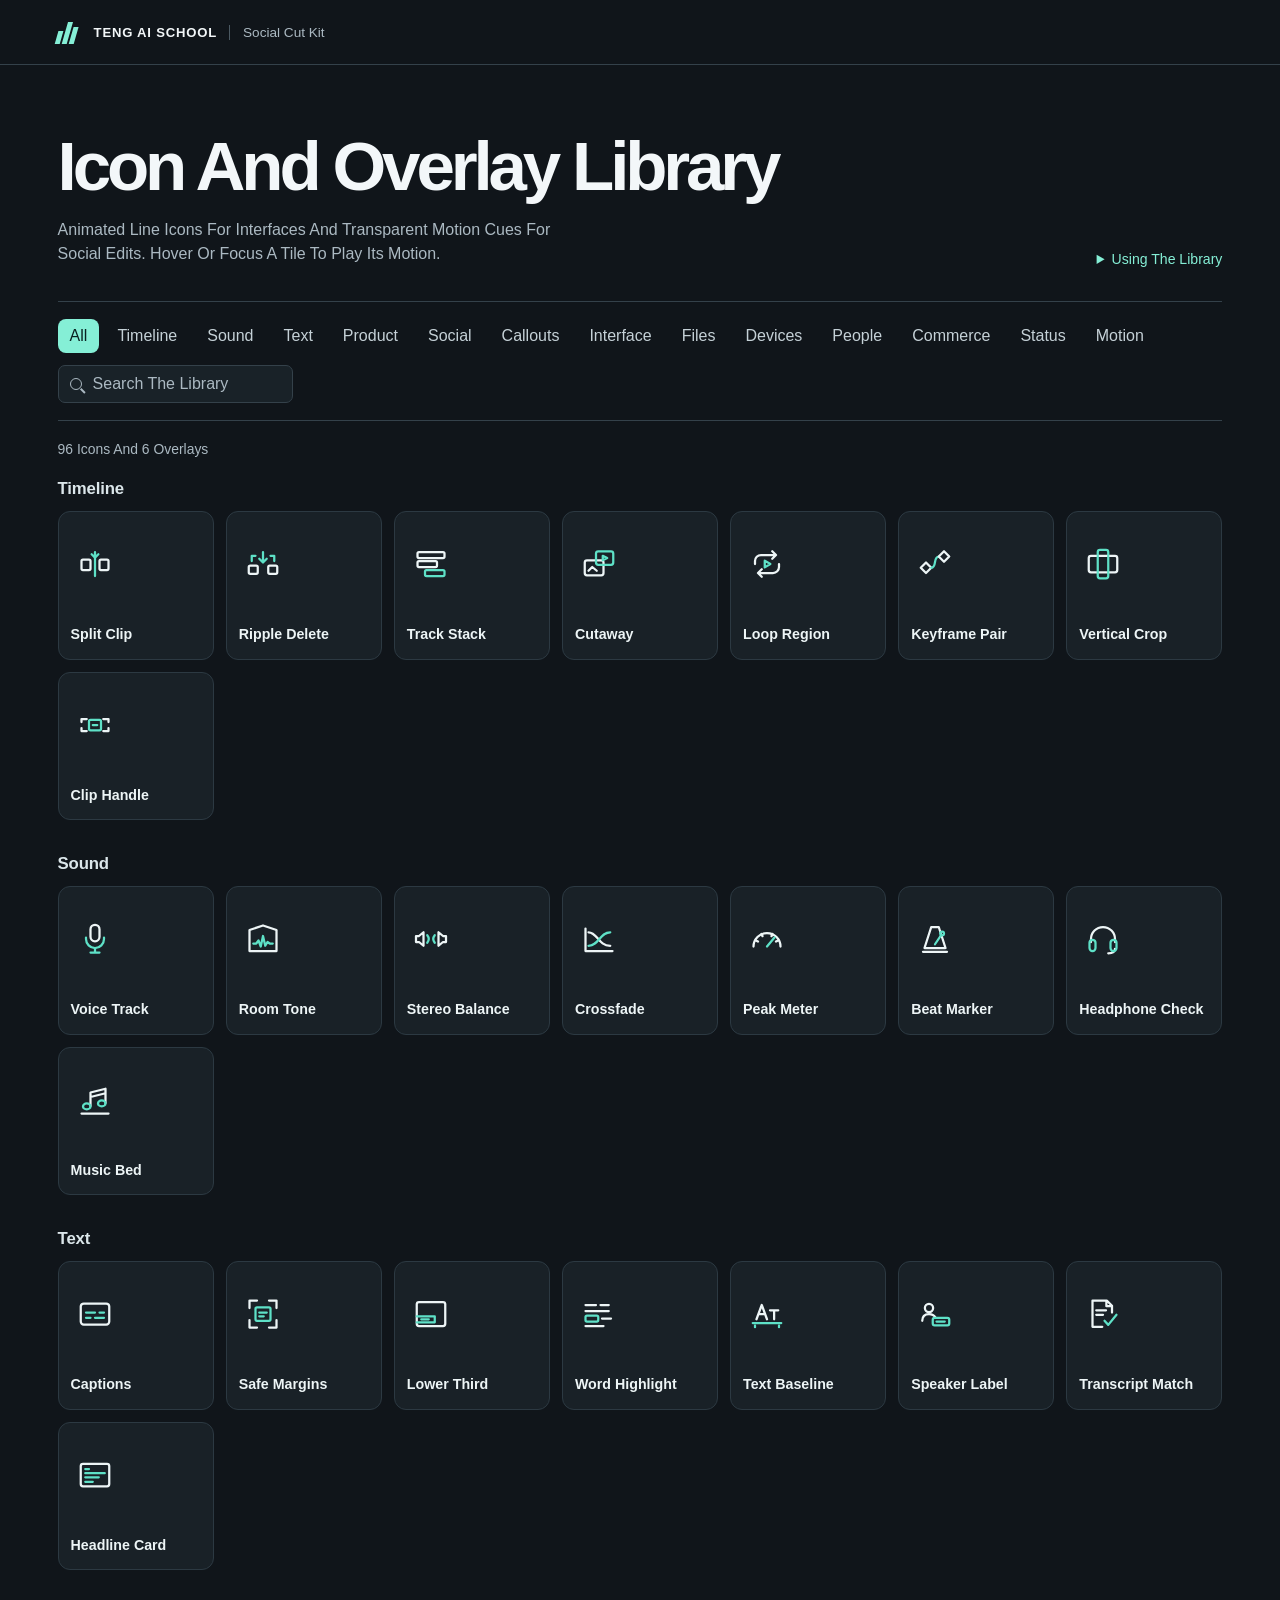
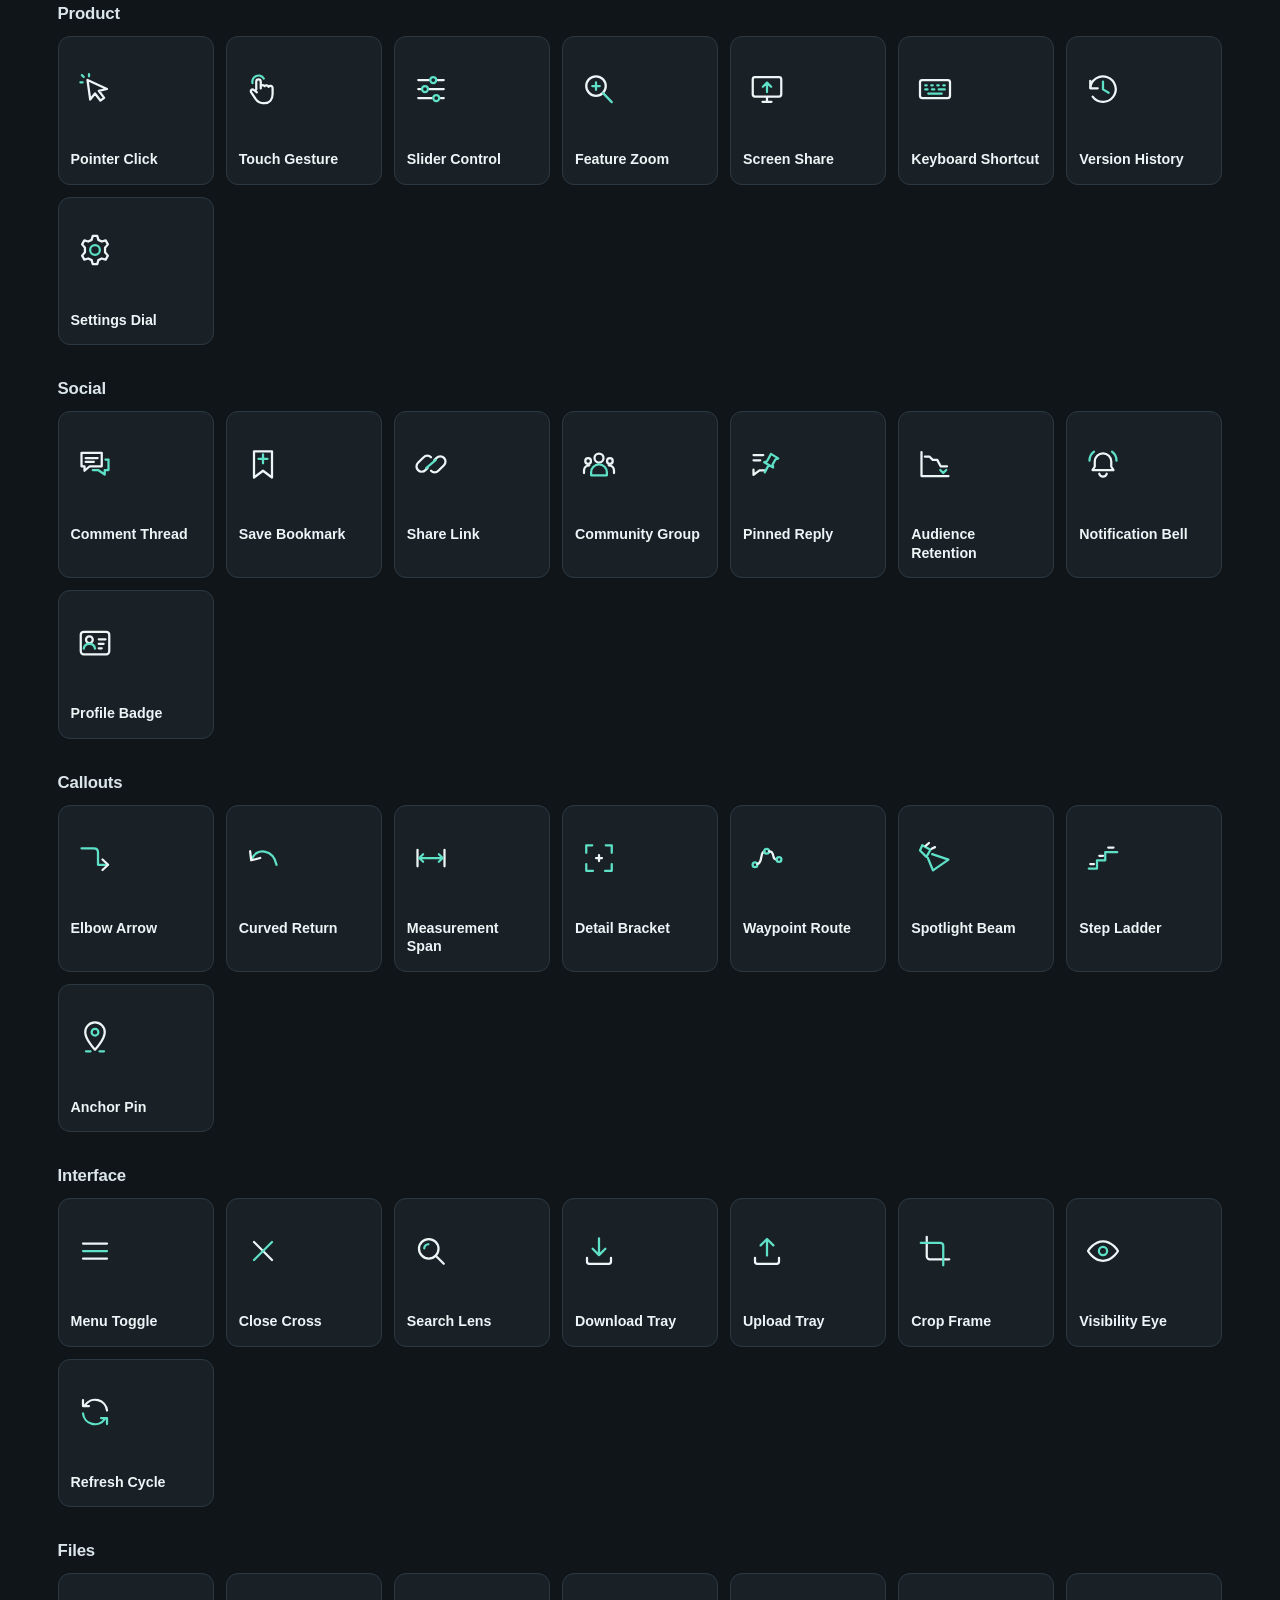
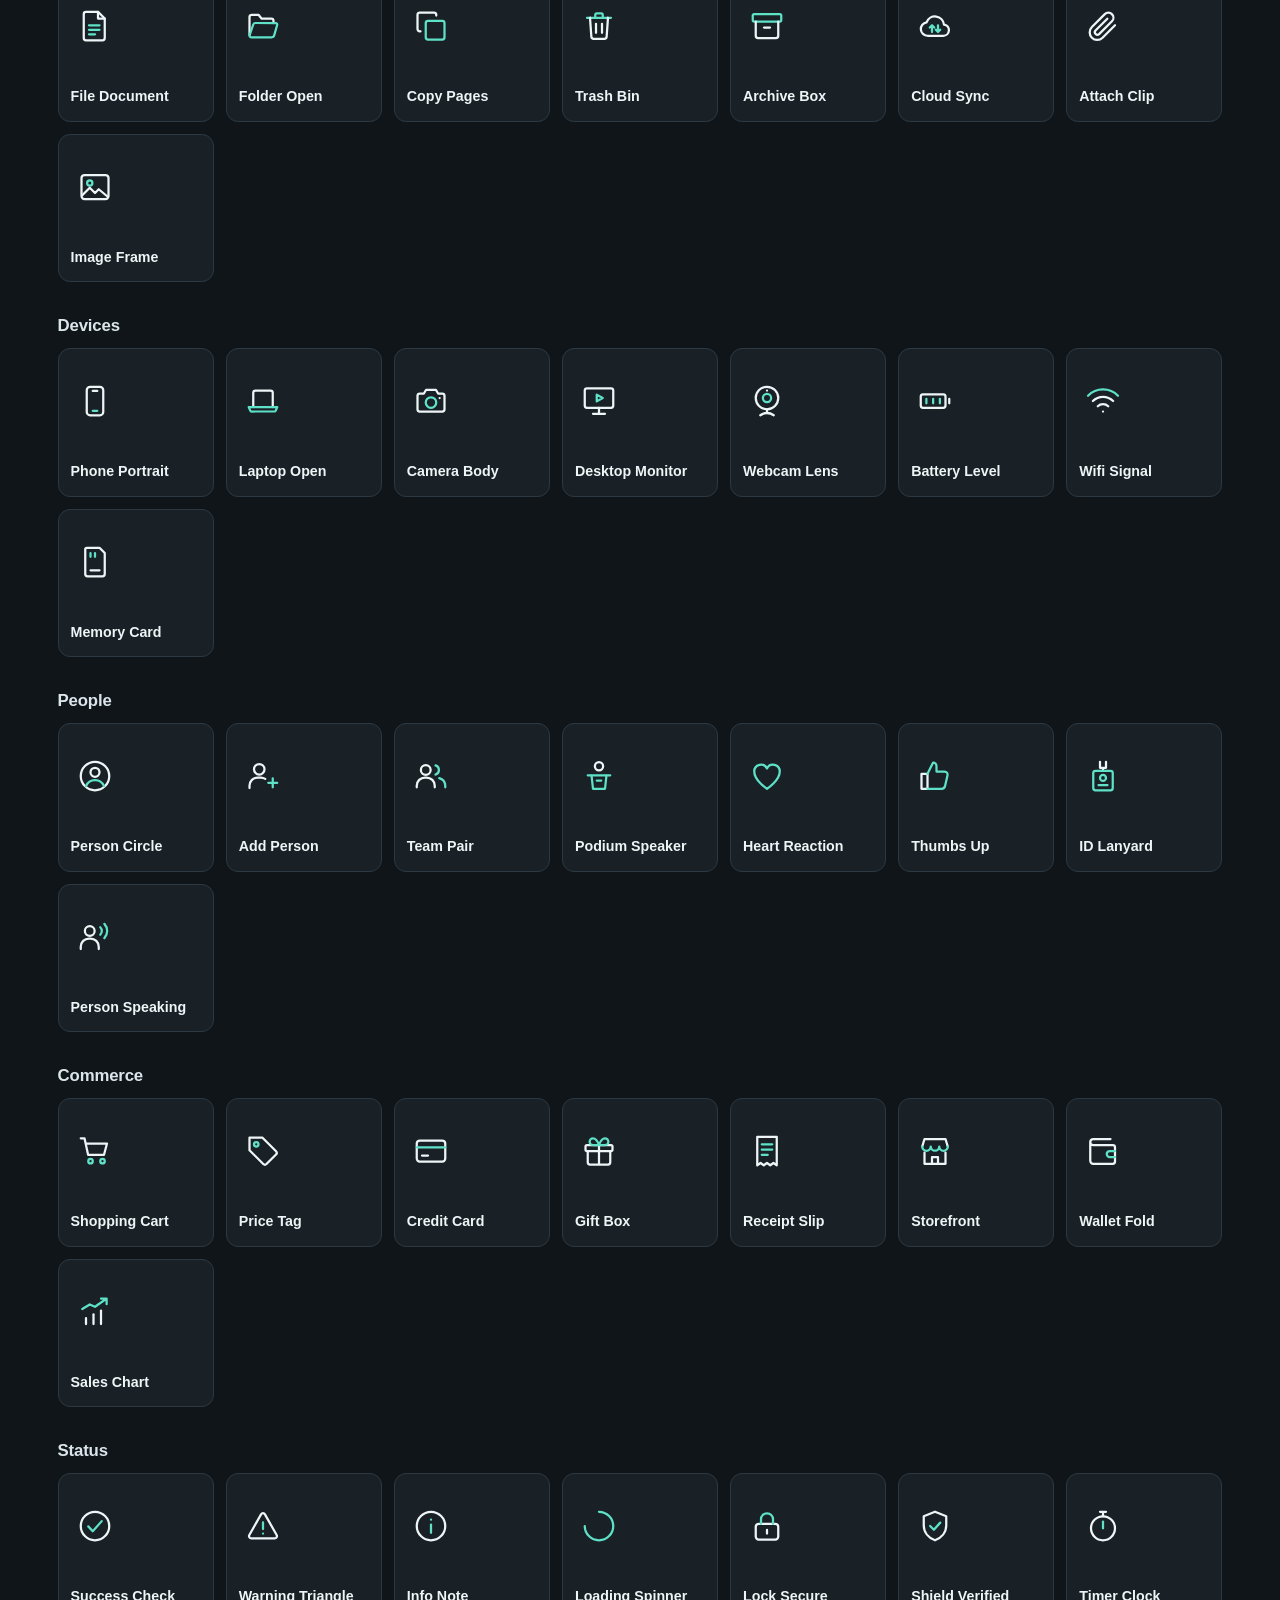
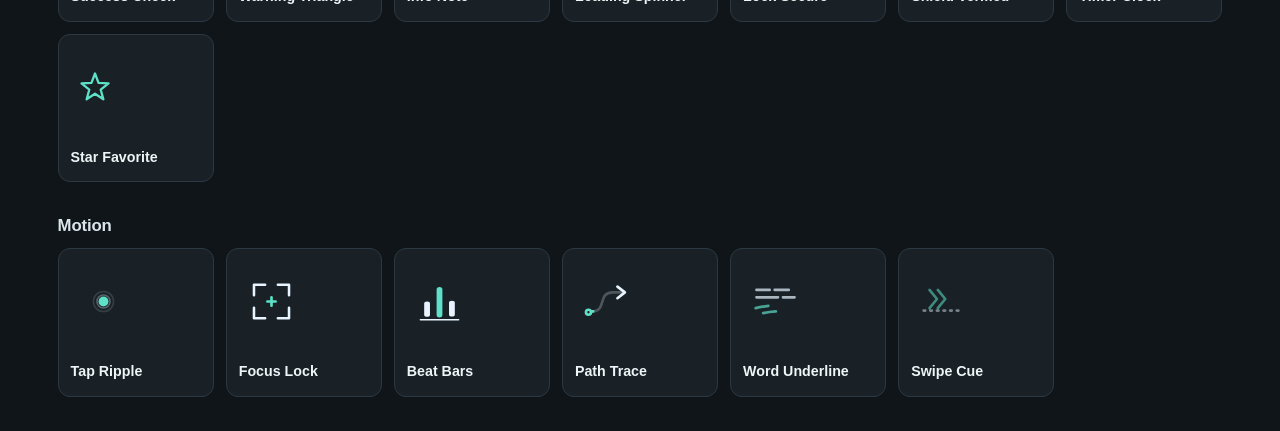
<file: art/index.html>
<!doctype html>
<html lang="en">
<head>
  <meta charset="utf-8">
  <meta name="viewport" content="width=device-width, initial-scale=1">
  <title>Icon And Overlay Library | TENG AI SCHOOL Social Cut Kit</title>
  <link rel="stylesheet" href="icons.css">
  <link rel="stylesheet" href="gallery.css">
  <script src="icons.global.js" defer></script>
  <script src="gallery.js" defer></script>
</head>
<body>
  <a href="#collection" class="skip">Skip To The Collection</a>
  <header class="mast"><div class="wrap mast-inner">
    <span class="mark" aria-hidden="true"><i></i><i></i><i></i></span>
    <span class="brand">TENG AI SCHOOL</span>
    <span class="product">Social Cut Kit</span>
  </div></header>
  <main class="wrap">
    <section class="intro" aria-labelledby="library-title">
      <div><h1 id="library-title">Icon And Overlay Library</h1>
      <p>Animated Line Icons For Interfaces And Transparent Motion Cues For Social Edits. Hover Or Focus A Tile To Play Its Motion.</p></div>
      <details class="guide"><summary>Using The Library</summary>
        <p>Choose An Icon To See It At Several Sizes And Stroke Weights And To Copy Its Code. Link icons.css And Load icons.js To Use The Animated Icons In A Page. Each Icon Is Also Saved As A Separate SVG In The Icons Folder.</p>
        <p>Icons Take The Text Color Of Their Container. The Looping Overlays In The Motion Group Are Standalone SVG Files For Video Layers. All Motion Honors Your Device’s Reduced Motion Setting.</p>
        <a href="README.md">Open The Library Guide</a> · <a href="catalog.json">Open The Asset Catalog</a>
      </details>
    </section>
    <section aria-label="Collection" id="collection">
      <div class="tools">
        <div class="filters" id="filters" aria-label="Filter By Group"></div>
        <label class="search"><span class="magnifier" aria-hidden="true"></span><span class="sr-only">Search The Library</span>
          <input id="query" type="search" placeholder="Search The Library" autocomplete="off">
        </label>
      </div>
      <p id="count" class="count" aria-live="polite"></p>
      <div id="groups"></div>
      <noscript><p class="count">This Gallery Needs JavaScript To List The Icons. The SVG Files Are In The Icons And Motion Folders.</p></noscript>
      <p id="empty" hidden>Nothing Matches These Filters. <button type="button" id="reset">Clear Filters</button></p>
    </section>
  </main>
  <dialog id="preview" aria-labelledby="preview-title">
    <div class="dialog-inner">
      <button type="button" id="close" aria-label="Close Preview"><span aria-hidden="true">×</span></button>
      <div class="stage" id="stage"></div>
      <div class="dialog-text">
        <span id="preview-group"></span>
        <h2 id="preview-title"></h2>
        <p id="preview-usage"></p>
        <p id="preview-motion"></p>
        <div id="icon-controls">
          <div class="row" id="sizes" role="group" aria-label="Sizes"></div>
          <div class="row"><span class="row-label">Stroke</span>
            <span class="segment" id="weights" role="group" aria-label="Stroke Weight"></span>
            <button type="button" id="replay">Play Motion</button>
          </div>
          <div class="row"><span class="row-label">Code</span>
            <span class="segment" id="formats" role="group" aria-label="Code Format"></span>
            <button type="button" id="copy">Copy Code</button>
            <span id="copied" class="copied" role="status"></span>
          </div>
          <pre id="code" tabindex="0"></pre>
        </div>
        <div class="actions">
          <a id="save" class="primary" download>Save SVG</a>
          <a id="open" target="_blank" rel="noopener">Open SVG</a>
          <button type="button" id="surface" aria-pressed="false">Checkerboard</button>
        </div>
      </div>
    </div>
  </dialog>
</body>
</html>
</file>
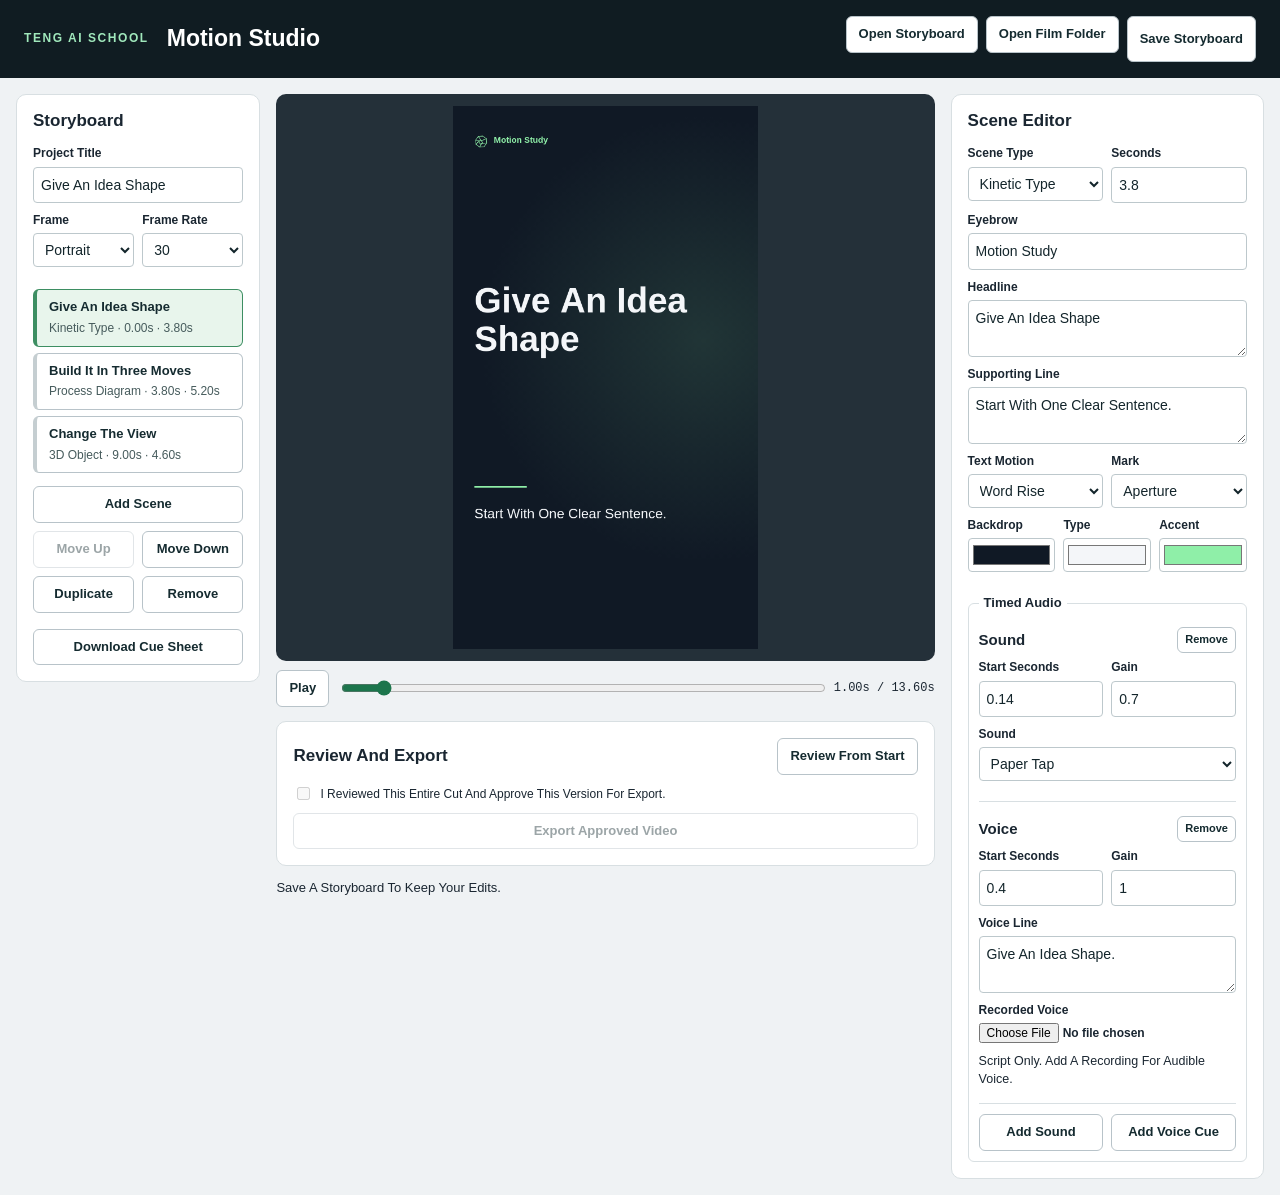
<file: skills/animated-video/studio/index.html>
<!doctype html>
<html lang="en">
<head>
  <meta charset="utf-8">
  <meta name="viewport" content="width=device-width, initial-scale=1">
  <title>Motion Studio | TENG AI SCHOOL</title>
  <link rel="stylesheet" href="studio.css">
  <script defer src="project.js"></script>
  <script defer src="sound.js"></script>
  <script defer src="marks.js"></script>
  <script defer src="space.js"></script>
  <script defer src="kit.js"></script>
  <script defer src="timing.js"></script>
  <script defer src="scenes.js"></script>
  <script defer src="captions.js"></script>
  <script defer src="frame.js"></script>
  <script defer src="../parts/character.js"></script>
  <script defer src="../parts/chart.js"></script>
  <script defer src="../parts/globe.js"></script>
  <script defer src="../parts/phone.js"></script>
  <script defer src="editor.js"></script>
</head>
<body>
  <header class="mast"><div class="identity"><span class="brand">TENG AI SCHOOL</span><h1>Motion Studio</h1></div>
    <nav aria-label="Project Files"><label class="fileButton">Open Storyboard<input id="openFile" type="file" multiple accept=".json,application/json,.js,audio/*,.wav,.mp3,.m4a"></label><label class="fileButton">Open Film Folder<input id="openFolder" type="file" webkitdirectory></label><button id="save">Save Storyboard</button></nav>
  </header>
  <main>
    <aside class="board panel">
      <h2>Storyboard</h2>
      <label>Project Title<input id="projectTitle" maxlength="100"></label>
      <div class="pair"><label>Frame<select id="aspect"></select></label><label>Frame Rate<select id="fps"><option>24</option><option>30</option><option>60</option></select></label></div>
      <div id="customSize" class="pair" hidden><label>Width<input id="customWidth" type="number" min="240" max="4096" step="2"></label><label>Height<input id="customHeight" type="number" min="240" max="4096" step="2"></label></div>
      <label id="captionsField" class="check" hidden><input id="showCaptions" type="checkbox">Show Captions</label>
      <p id="filmNote" class="note" hidden></p>
      <div id="scenes" class="scenes" aria-label="Select A Scene"></div>
      <button id="addScene" class="full">Add Scene</button>
      <div class="order"><button id="up">Move Up</button><button id="down">Move Down</button></div>
      <div class="order"><button id="duplicate">Duplicate</button><button id="remove">Remove</button></div>
      <button id="sheet" class="full secondary">Download Cue Sheet</button>
    </aside>

    <section class="monitor" aria-label="Animation Monitor">
      <div class="stage"><canvas id="frame" width="540" height="960" aria-label="Animated Storyboard Frame"></canvas></div>
      <div class="transport">
        <button id="play">Play</button><label class="slider"><span class="sr">Timeline Position</span><input id="seek" type="range" min="0" max="10" step="0.01" value="0"></label><output id="clock">0.00 / 0.00</output>
      </div>
      <div class="review panel">
        <h2>Review And Export</h2>
        <button id="review">Review From Start</button>
        <label class="check"><input id="approve" type="checkbox" disabled>I Reviewed This Entire Cut And Approve This Version For Export.</label>
        <button id="export" class="full" disabled>Export Approved Video</button>
      </div>
      <p id="status" role="status" aria-live="polite">Save A Storyboard To Keep Your Edits.</p>
    </section>

    <aside class="inspector panel">
      <h2>Scene Editor</h2>
      <div class="pair"><label>Scene Type<select id="mode"></select></label><label>Seconds<input id="duration" type="number" step="0.1" min="0.25" max="600"></label></div>
      <label id="eyebrowField">Eyebrow<input id="eyebrow" maxlength="110"></label>
      <label><span id="titleLabel">Headline</span><textarea id="title" rows="2" maxlength="110"></textarea></label>
      <label id="bodyField">Supporting Line<textarea id="body" rows="2" maxlength="320"></textarea></label>
      <label id="stepsField" hidden>Steps, One Per Line<textarea id="steps" rows="4" maxlength="365"></textarea></label>
      <fieldset id="codeFields" hidden><legend>Code Scene</legend>
        <label>Draw Function<select id="drawName"></select></label>
        <label>Parameters As JSON<textarea id="params" rows="7" spellcheck="false"></textarea></label>
        <small id="paramsNote"></small>
      </fieldset>
      <div id="typeFields" class="pair"><label>Text Motion<select id="motion"></select></label><label>Mark<select id="mark"></select></label></div>
      <div class="colors"><label>Backdrop<input type="color" id="background"></label><label>Type<input type="color" id="foreground"></label><label>Accent<input type="color" id="accent"></label></div>
      <fieldset id="spaceFields" hidden><legend>3D Scene</legend>
        <label>Mesh<select id="shape"></select></label>
        <div class="pair"><label>Surface<input type="color" id="material"></label><label>Key Light<input type="color" id="light"></label></div>
        <div class="pair"><label>Light Yaw °<input id="lightYaw" type="number" min="-180" max="180" step="1"></label><label>Light Elevation °<input id="lightElevation" type="number" min="-90" max="90" step="1"></label></div>
        <label>Light Intensity<input id="intensity" type="number" min="0" max="2" step="0.05"></label>
        <div class="pair"><label>Camera Yaw °<input id="azimuth" type="number" min="-180" max="180" step="1"></label><label>Elevation °<input id="elevation" type="number" min="-70" max="70" step="1"></label></div>
        <div class="pair"><label>Camera Orbit °<input id="orbit" type="number" min="-180" max="180" step="1"></label><label>Object Spin °<input id="spin" type="number" min="-450" max="450" step="1"></label></div>
        <div class="pair"><label>Distance<input id="distance" type="number" min="3.5" max="9" step="0.1"></label><label>Gloss<input id="gloss" type="number" min="0" max="1" step="0.05"></label></div>
      </fieldset>
      <fieldset><legend>Timed Audio</legend>
        <div id="cues"></div>
        <div class="pair"><button id="addSound">Add Sound</button><button id="addVoice">Add Voice Cue</button></div>
      </fieldset>
    </aside>
  </main>
</body>
</html>
</file>
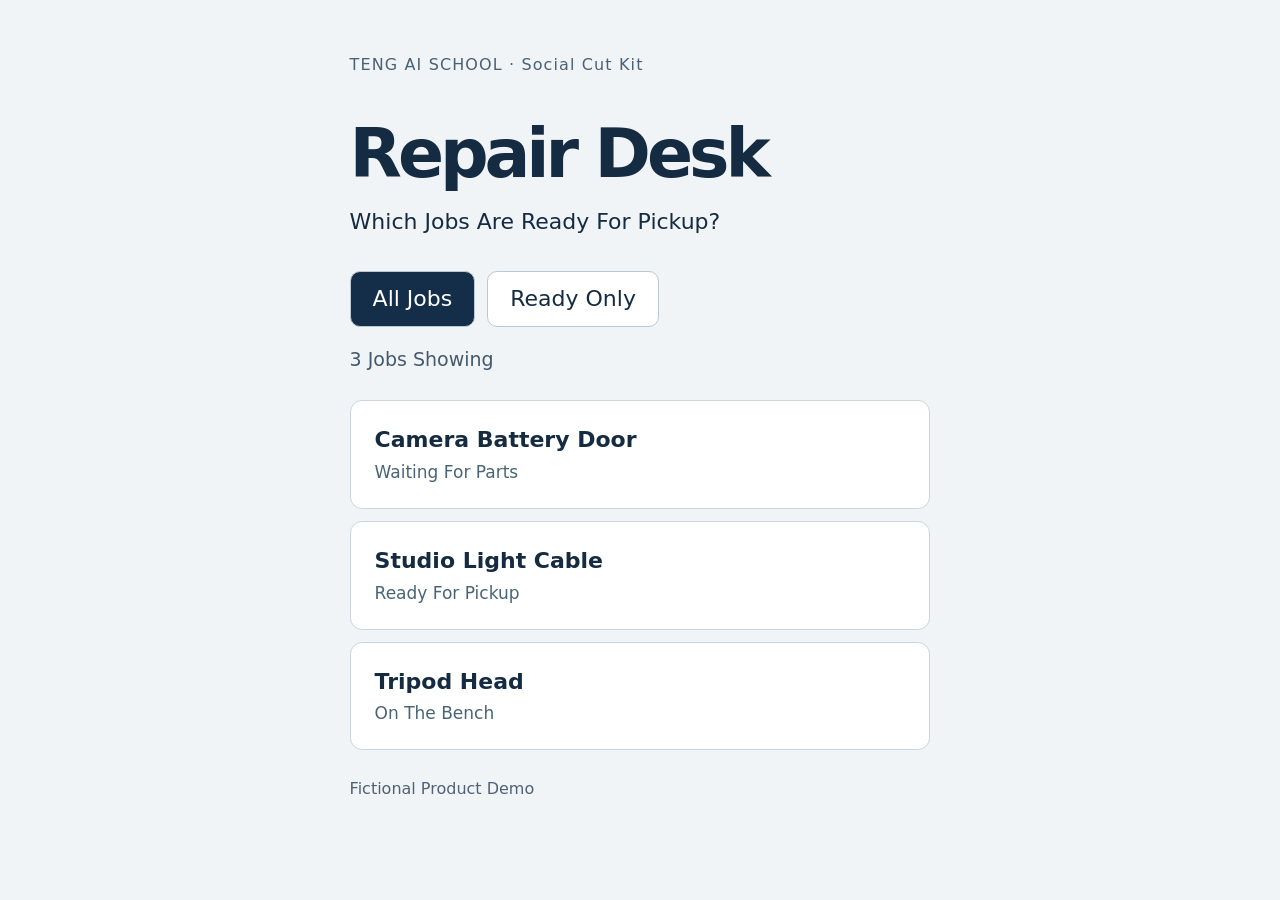
<file: examples/repair-desk/demo.html>
<!doctype html>
<html lang="en"><head><meta charset="utf-8"><meta name="viewport" content="width=device-width,initial-scale=1"><title>Repair Desk | Social Cut Kit Example</title>
<style>
*{box-sizing:border-box}body{margin:0;background:#f1f4f7;color:#152b41;font:22px/1.35 system-ui,sans-serif}.sheet{max-width:760px;padding:6vh 7vw;margin:auto}header{font-size:16px;letter-spacing:.07em;color:#4a6074}h1{font-size:clamp(40px,9vw,68px);letter-spacing:-.06em;margin:32px 0 8px}p{margin:0 0 34px}nav{display:flex;gap:12px;flex-wrap:wrap}button{font:inherit;color:inherit;padding:12px 22px;border-radius:10px;background:white;border:1px solid #bbc9d4;cursor:pointer}button[aria-pressed=true]{background:#142e49;color:white}ul{list-style:none;margin:28px 0;padding:0}li{background:white;border:1px solid #ccd5df;border-radius:12px;margin:12px 0;padding:24px}.job{font-weight:650}.state{font-size:17px;color:#496575;margin-top:6px}.count{font-size:19px;margin:20px 0;color:#44596c}footer{font-size:16px;color:#506175}
</style></head><body><main class="sheet"><header>TENG AI SCHOOL · Social Cut Kit</header><h1>Repair Desk</h1><p>Which Jobs Are Ready For Pickup?</p>
<nav aria-label="Filter Jobs"><button data-filter="all">All Jobs</button><button data-filter="ready">Ready Only</button></nav>
<div class="count" role="status"></div><ul><li><div class="job">Camera Battery Door</div><div class="state">Waiting For Parts</div></li><li data-ready="true"><div class="job">Studio Light Cable</div><div class="state">Ready For Pickup</div></li><li><div class="job">Tripod Head</div><div class="state">On The Bench</div></li></ul><footer>Fictional Product Demo</footer></main>
<script>
function refresh(){const only=location.hash==='#ready';let count=0;for(const row of document.querySelectorAll('li')){row.hidden=only&&!row.dataset.ready;if(!row.hidden)count++}for(const button of document.querySelectorAll('button'))button.setAttribute('aria-pressed',String((button.dataset.filter==='ready')===only));document.querySelector('.count').textContent=count===1?'1 Job Showing':count+' Jobs Showing'}
for(const button of document.querySelectorAll('button'))button.addEventListener('click',()=>{location.hash=button.dataset.filter});
addEventListener('hashchange',refresh);refresh();
</script></body></html>
</file>
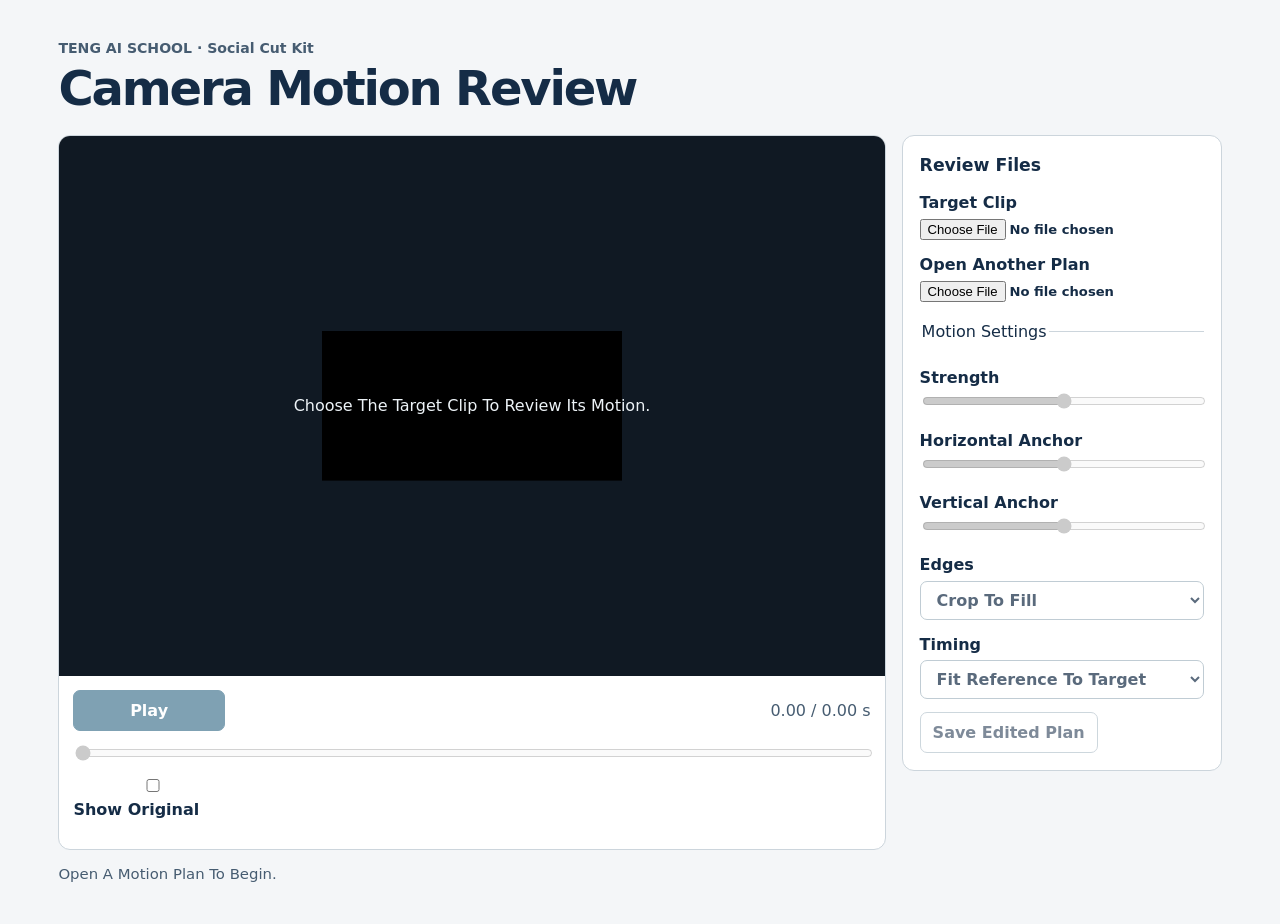
<file: skills/video-edit/scripts/camera_review.html>
<!doctype html>
<html lang="en">
<head>
<meta charset="utf-8">
<meta name="viewport" content="width=device-width, initial-scale=1">
<title>Camera Motion Review | Social Cut Kit</title>
<style>
:root{color-scheme:light;--ink:#152c46;--muted:#465c71;--line:#ccd5dc;--accent:#175576;--focus:#257b9e}
*{box-sizing:border-box}
body{margin:0;background:#f4f6f8;color:var(--ink);font:16px/1.45 Inter,system-ui,sans-serif}
main{max-width:1240px;margin:auto;padding:clamp(18px,3vw,44px)}
header p{margin:0;color:var(--muted);font-size:.88rem;font-weight:650}
h1{margin:4px 0 20px;font-size:clamp(1.8rem,4vw,3rem);line-height:1.08;letter-spacing:-.045em}
.layout{display:grid;grid-template-columns:minmax(0,1fr) minmax(265px,320px);align-items:start;gap:16px}
section,aside{min-width:0;border:1px solid var(--line);border-radius:12px;background:white;overflow:hidden}
.screen{background:#101923;min-height:230px;height:min(60vh,580px);display:grid;place-items:center;position:relative}
canvas{display:block;max-width:100%;max-height:100%;width:auto;height:auto}
.screen p{position:absolute;color:#edf3f7;text-align:center;margin:24px;pointer-events:none}
.transport{display:grid;grid-template-columns:auto 1fr;gap:12px;padding:14px;align-items:center}
.transport input{grid-column:1/-1;width:100%}
.time{justify-self:end;font-variant-numeric:tabular-nums}
aside{padding:17px}
h2{margin:0 0 12px;font-size:1.08rem}
label{display:block;font-weight:600}
.line{display:flex;justify-content:space-between;align-items:center;gap:8px}
output{font-weight:450;font-variant-numeric:tabular-nums;color:var(--muted)}
button,select,input{font:inherit}
input[type=range]{accent-color:var(--accent);min-width:0}
button,select{border:1px solid #a6b7c2;border-radius:7px;padding:8px 12px;background:white;color:var(--ink)}
button{cursor:pointer;font-weight:600}
button:disabled{opacity:.55;cursor:default}
button:focus-visible,select:focus-visible,input:focus-visible{outline:3px solid var(--focus);outline-offset:2px}
button.primary{border-color:var(--accent);background:var(--accent);color:white}
input[type=file]{display:block;max-width:100%;font-size:.82rem;margin-top:5px}
.control{margin:13px 0}
.control input[type=range],.control select{width:100%;margin-top:4px}
fieldset{border:0;border-top:1px solid var(--line);margin:18px 0 0;padding:10px 0 0;min-width:0}
.status{margin:14px 0 0;font-size:.93rem;color:var(--muted);overflow-wrap:anywhere}.status[data-error=true]{color:#9c3030}
#measurement{margin:0 14px 14px;color:var(--muted);font-size:.9rem;font-variant-numeric:tabular-nums}
@media(max-width:800px){.layout{grid-template-columns:1fr}.screen{height:min(50vh,430px)}}
</style>
</head>
<body>
<main>
<header><p>TENG AI SCHOOL · Social Cut Kit</p><h1>Camera Motion Review</h1></header>
<div class="layout">
<section aria-label="Target Playback">
<div class="screen"><canvas id="frame" aria-label="Target With Transferred Camera Motion"></canvas><p id="empty">Choose The Target Clip To Review Its Motion.</p></div>
<div class="transport">
<button id="play" class="primary" disabled>Play</button><output class="time" id="clock">0.00 / 0.00 s</output>
<input id="seek" type="range" aria-label="Target Playhead" min="0" max="1" step=".001" value="0" disabled>
<label><input type="checkbox" id="original"> Show Original</label>
</div>
<p id="measurement"></p></section>
<aside><h2>Review Files</h2>
<label class="control">Target Clip<input type="file" id="source" accept="video/*,.mov,.mkv,.m4v"></label>
<label class="control">Open Another Plan<input type="file" id="planFile" accept=".json,application/json"></label>
<fieldset id="settings" disabled><legend>Motion Settings</legend>
<div class="control"><label class="line" for="strength">Strength <output id="strengthOut"></output></label><input id="strength" type="range" min="0" max="3" step=".01"></div>
<div class="control"><label class="line" for="anchor_x">Horizontal Anchor <output id="anchor_xOut"></output></label><input id="anchor_x" type="range" min="0" max="1" step=".01"></div>
<div class="control"><label class="line" for="anchor_y">Vertical Anchor <output id="anchor_yOut"></output></label><input id="anchor_y" type="range" min="0" max="1" step=".01"></div>
<label class="control">Edges<select id="edge_mode"><option value="cover">Crop To Fill</option><option value="reflect">Mirror Edges</option></select></label>
<label class="control">Timing<select id="timing"><option value="stretch">Fit Reference To Target</option><option value="hold">Use Reference Time And Hold</option></select></label>
<button id="save" type="button">Save Edited Plan</button>
</fieldset></aside>
</div>
<p id="status" class="status" role="status" aria-live="polite"></p>
</main>
<!--CAMERA_PLAN-->
<script type="text/plain" id="cameraHashWorker">
"use strict";
const rounds = new Uint32Array([
  0x428a2f98,0x71374491,0xb5c0fbcf,0xe9b5dba5,0x3956c25b,0x59f111f1,0x923f82a4,0xab1c5ed5,
  0xd807aa98,0x12835b01,0x243185be,0x550c7dc3,0x72be5d74,0x80deb1fe,0x9bdc06a7,0xc19bf174,
  0xe49b69c1,0xefbe4786,0x0fc19dc6,0x240ca1cc,0x2de92c6f,0x4a7484aa,0x5cb0a9dc,0x76f988da,
  0x983e5152,0xa831c66d,0xb00327c8,0xbf597fc7,0xc6e00bf3,0xd5a79147,0x06ca6351,0x14292967,
  0x27b70a85,0x2e1b2138,0x4d2c6dfc,0x53380d13,0x650a7354,0x766a0abb,0x81c2c92e,0x92722c85,
  0xa2bfe8a1,0xa81a664b,0xc24b8b70,0xc76c51a3,0xd192e819,0xd6990624,0xf40e3585,0x106aa070,
  0x19a4c116,0x1e376c08,0x2748774c,0x34b0bcb5,0x391c0cb3,0x4ed8aa4a,0x5b9cca4f,0x682e6ff3,
  0x748f82ee,0x78a5636f,0x84c87814,0x8cc70208,0x90befffa,0xa4506ceb,0xbef9a3f7,0xc67178f2
]);
function rotateRight(value, count) {
  return (value >>> count) | (value << (32 - count));
}
function compress(view, offset, state, words) {
  for (let i = 0; i < 16; i++) words[i] = view.getUint32(offset + 4*i);
  for (let i = 16; i < 64; i++) {
    const x = words[i-15], y = words[i-2];
    const first = rotateRight(x,7) ^ rotateRight(x,18) ^ (x >>> 3);
    const second = rotateRight(y,17) ^ rotateRight(y,19) ^ (y >>> 10);
    words[i] = words[i-16] + first + words[i-7] + second;
  }
  let a=state[0], b=state[1], c=state[2], d=state[3], e=state[4], f=state[5], g=state[6], h=state[7];
  for (let i = 0; i < 64; i++) {
    const choose = (e & f) ^ (~e & g);
    const majority = (a & b) ^ (a & c) ^ (b & c);
    const eMix = rotateRight(e,6) ^ rotateRight(e,11) ^ rotateRight(e,25);
    const aMix = rotateRight(a,2) ^ rotateRight(a,13) ^ rotateRight(a,22);
    const carry = (h + eMix + choose + rounds[i] + words[i]) | 0;
    h=g; g=f; f=e; e=(d+carry)|0; d=c; c=b; b=a; a=(carry+aMix+majority)|0;
  }
  state[0]+=a; state[1]+=b; state[2]+=c; state[3]+=d;
  state[4]+=e; state[5]+=f; state[6]+=g; state[7]+=h;
}
async function fileDigest(file) {
  const state = new Uint32Array([0x6a09e667,0xbb67ae85,0x3c6ef372,0xa54ff53a,
    0x510e527f,0x9b05688c,0x1f83d9ab,0x5be0cd19]);
  const words = new Uint32Array(64);
  const remainder = file.size % 64;
  const padding = new Uint8Array(remainder < 56 ? 64 : 128);
  const chunkSize = 4 * 1024 * 1024;
  let lastPercent = 0;
  for (let start = 0; start < file.size; start += chunkSize) {
    const end = Math.min(start + chunkSize, file.size);
    const buffer = await file.slice(start,end).arrayBuffer();
    if (buffer.byteLength !== end-start) throw Error("Incomplete File Read.");
    const view = new DataView(buffer);
    const full = buffer.byteLength - (buffer.byteLength % 64);
    for (let offset = 0; offset < full; offset += 64) compress(view,offset,state,words);
    if (full < buffer.byteLength) padding.set(new Uint8Array(buffer,full));
    const percent = Math.floor(100*end/file.size);
    if (percent >= lastPercent+5 && percent < 100) {
      self.postMessage({percent});
      lastPercent = percent;
    }
  }
  padding[remainder] = 0x80;
  const final = new DataView(padding.buffer);
  final.setUint32(padding.length-8, Math.floor(file.size / 0x20000000));
  final.setUint32(padding.length-4, (file.size % 0x20000000) * 8);
  for (let offset = 0; offset < padding.length; offset += 64) compress(final,offset,state,words);
  return Array.from(state, word => word.toString(16).padStart(8,"0")).join("");
}
self.onmessage = async ({data}) => {
  try { self.postMessage({digest: await fileDigest(data)}); }
  catch { self.postMessage({error: true}); }
};
</script>
<script>
"use strict";
const $ = id => document.getElementById(id);
const surface = $("frame"), ctx = surface.getContext("2d",{alpha:false});
const video = document.createElement("video");
video.playsInline = true;
video.preload = "auto";
const tile = document.createElement("canvas");
const tileContext = tile.getContext("2d");
let plan = null, currentFile = null, mediaURL = "", mediaVersion = 0, ready = false, callback = null;
let cancelHash = null;
function message(text, error = false) { $("status").textContent = text; $("status").dataset.error = String(error); }
function bounded(v, lo, hi) {return Number.isFinite(v) && v >= lo && v <= hi;}
function validate(p) {
  if (!p || p.schema !== "camera-transfer/v1" || !p.source || !p.reference || !p.settings || !Array.isArray(p.samples) || !p.samples.length) throw Error("Expected A Camera Transfer Plan.");
  const s = p.settings;
  if (!bounded(s.strength,0,3) || !bounded(s.anchor_x,0,1) || !bounded(s.anchor_y,0,1) || !["cover","reflect"].includes(s.edge_mode) || !["stretch","hold"].includes(s.timing) || !bounded(s.fps,1,240)) throw Error("Invalid Motion Settings.");
  const validDuration = value => Number.isFinite(value) && value >= .000001;
  const validPixels = value => Number.isInteger(value) && value >= 2;
  if (!validDuration(p.source.duration) || !validDuration(p.reference.duration) || !validPixels(p.source.width) || !validPixels(p.source.height) || typeof p.source.name !== "string" || !Number.isSafeInteger(p.source.bytes) || p.source.bytes < 1) throw Error("Invalid Source Metadata.");
  if (typeof p.source.sha256 !== "string" || !/^[a-f0-9]{64}$/i.test(p.source.sha256))
    throw Error("The Plan Must Include The Original Target SHA-256.");
  if (p.samples[0]?.t !== 0) throw Error("The Motion Path Must Begin At Zero.");
  for (let i=0; i<p.samples.length; i++) {
    const k=p.samples[i];
    if (!k || ![k.t,k.x,k.y,k.angle].every(Number.isFinite) || !bounded(k.zoom,1e-8,1e8) || !bounded(k.confidence,0,1) || (i && k.t<=p.samples[i-1].t)) throw Error("Invalid Motion Samples.");
  }
  return p;
}
function sampleMotion(t) {
  const arr=plan.samples;
  const when=plan.settings.timing==="stretch" ? t*plan.reference.duration/plan.source.duration : t;
  let lo=0,hi=arr.length-1;
  while(lo<hi){const mid=(lo+hi)>>1;if(arr[mid].t<when) lo=mid+1;else hi=mid;}
  const b=arr[lo], a=arr[Math.max(0,lo-1)];
  const k=b.t===a.t ? 0 : Math.max(0,Math.min(1,(when-a.t)/(b.t-a.t)));
  return {x:a.x+k*(b.x-a.x),y:a.y+k*(b.y-a.y),angle:a.angle+k*(b.angle-a.angle),
    zoom:Math.exp(Math.log(a.zoom)+k*Math.log(b.zoom/a.zoom)),status:k<.5?a.status:b.status};
}
function geometry(m, s, w, h) {
  const W=w-1,H=h-1,cx=W/2,cy=H/2,ax=W*s.anchor_x,ay=H*s.anchor_y;
  const a=m.angle*s.strength*Math.PI/180, c=Math.cos(a),r=Math.sin(a);
  let z=m.zoom**s.strength;
  const qx=ax+m.x*W*s.strength+z*(c*(cx-ax)-r*(cy-ay));
  const qy=ay+m.y*H*s.strength+z*(r*(cx-ax)+c*(cy-ay));
  if(s.edge_mode==="cover"){
    for(const x of [0,W]) for(const y of [0,H]){
      const dx=x-qx,dy=y-qy;
      z=Math.max(z,Math.abs(c*dx+r*dy)/cx,Math.abs(-r*dx+c*dy)/cy);
    }
  }
  return {qx,qy,c,r,z};
}
function mirrored(w,h) {
  // Tile Periods Exclude The Repeated End Pixels, As In A Reflect-101 Boundary.
  const ratio=Math.min(1,1280/Math.max(w,h));
  const iw=Math.max(2,Math.round(w*ratio)),ih=Math.max(2,Math.round(h*ratio));
  const px=2*(iw-1),py=2*(ih-1);
  if(tile.width!==px||tile.height!==py){tile.width=px;tile.height=py;}
  for(const flipX of [false,true]) for(const flipY of [false,true]){
    tileContext.setTransform(flipX?-1:1,0,0,flipY?-1:1,flipX?px+1:0,flipY?py+1:0);
    tileContext.drawImage(video,0,0,iw,ih);
  }
  tileContext.resetTransform();
  const pattern=ctx.createPattern(tile,"repeat");
  const sx=(w-1)/(iw-1),sy=(h-1)/(ih-1);
  pattern.setTransform(new DOMMatrix([sx,0,0,sy,(1-sx)/2,(1-sy)/2]));
  return pattern;
}
function draw(time = video.currentTime || 0) {
  if(!ready||!plan||video.readyState<2) return;
  const w=plan.source.width,h=plan.source.height;
  const m=sampleMotion(time), g=geometry(m,plan.settings,w,h);
  ctx.resetTransform();ctx.fillStyle="#101923";ctx.fillRect(0,0,surface.width,surface.height);
  ctx.setTransform(surface.width/w,0,0,surface.height/h,0,0);
  if($("original").checked) ctx.drawImage(video,0,0,w,h);
  else {
    ctx.translate(g.qx+.5,g.qy+.5);ctx.transform(g.z*g.c,g.z*g.r,-g.z*g.r,g.z*g.c,0,0);ctx.translate(-w/2,-h/2);
    if(plan.settings.edge_mode==="cover") ctx.drawImage(video,0,0,w,h);
    else {
      ctx.fillStyle=mirrored(w,h);
      const extent=(Math.hypot(w,h)+Math.hypot(g.qx,g.qy))/g.z+Math.max(w,h);
      ctx.fillRect(-extent,-extent,2*extent,2*extent);
    }
  }
  ctx.resetTransform();
  $("seek").value=time;$("clock").textContent=time.toFixed(2)+" / "+plan.source.duration.toFixed(2)+" s";
  $("measurement").textContent="Pan "+(100*m.x).toFixed(1)+"%, "+(100*m.y).toFixed(1)+"% · Zoom "+m.zoom.toFixed(3)+"× · Rotation "+m.angle.toFixed(2)+"°";
}
function nextFrame() {
  if(callback!==null||!ready||video.paused||video.ended) return;
  if(video.requestVideoFrameCallback) callback=video.requestVideoFrameCallback((_,meta)=>{callback=null;draw(meta.mediaTime);nextFrame();});
  else callback=requestAnimationFrame(()=>{callback=null;draw();nextFrame();});
}
function cancelFrame() {
  if(callback===null) return;
  if(video.cancelVideoFrameCallback) video.cancelVideoFrameCallback(callback);
  else cancelAnimationFrame(callback);
  callback=null;
}
function dropMedia() {
  mediaVersion++;
  if(cancelHash) cancelHash();
  ready=false;currentFile=null;cancelFrame();video.pause();
  video.removeAttribute("src");video.load();
  if(mediaURL) URL.revokeObjectURL(mediaURL);
  mediaURL="";$("empty").hidden=false;$("play").disabled=true;$("seek").disabled=true;
  $("clock").textContent="0.00 / 0.00 s";$("seek").value=0;$("measurement").textContent="";
  ctx.resetTransform();ctx.clearRect(0,0,surface.width,surface.height);
}
function fields() {
  for(const key of ["strength","anchor_x","anchor_y"]){
    $(key).value=plan.settings[key];$(key+"Out").textContent=plan.settings[key].toFixed(2);
  }
  for(const key of ["edge_mode","timing"]) $(key).value=plan.settings[key];
}
function installPlan(obj) {
  validate(obj);dropMedia();plan=obj;$("settings").disabled=false;$("source").value="";
  fields();message("Choose "+obj.source.name+" To Review This Plan.");
}
function workerDigest(file, token) {
  return new Promise((resolve,reject) => {
    const workerURL = URL.createObjectURL(new Blob([$("cameraHashWorker").textContent], {type:"text/javascript"}));
    let worker, settled = false;
    function finish(digest, failure = false) {
      if (settled) return;
      settled = true;
      if (worker) worker.terminate();
      URL.revokeObjectURL(workerURL);
      if (cancelHash === cancel) cancelHash = null;
      if (failure) reject(Error("Could Not Verify The Original Target File."));
      else resolve(digest);
    }
    function cancel() { finish(null); }
    try {
      worker = new Worker(workerURL);
      cancelHash = cancel;
      worker.onerror = worker.onmessageerror = () => finish(null,true);
      worker.onmessage = ({data}) => {
        if (token !== mediaVersion) return cancel();
        if (typeof data?.digest === "string" && /^[a-f0-9]{64}$/.test(data.digest)) finish(data.digest);
        else if (Number.isInteger(data?.percent) && data.percent >= 0 && data.percent < 100)
          message("Verifying The Original Target File ("+data.percent+"%).");
        else finish(null,true);
      };
      worker.postMessage(file);
    } catch { finish(null,true); }
  });
}
async function targetDigest(file, token) {
  if (file.size <= 64*1024*1024 && globalThis.crypto?.subtle) {
    try {
      const bytes = await file.arrayBuffer();
      if (token !== mediaVersion) return null;
      const hash = await crypto.subtle.digest("SHA-256",bytes);
      return Array.from(new Uint8Array(hash),b=>b.toString(16).padStart(2,"0")).join("");
    } catch {
      if (token !== mediaVersion) return null;
    }
  }
  return workerDigest(file,token);
}
async function selectFile(file) {
  dropMedia();if(!file) return;
  if(!plan){message("Open A Motion Plan First.",true);return;}
  if(file.name!==plan.source.name||file.size!==plan.source.bytes){message("Choose The Original Target Clip Listed In This Plan.",true);return;}
  const token=mediaVersion;
  message("Verifying The Original Target File.");
  let digest;
  try { digest = await targetDigest(file, token); }
  catch {
    if (token === mediaVersion) message("Could Not Verify The Original Target File. Select The File Again.",true);
    return;
  }
  if(token!==mediaVersion)return;
  if(digest!==plan.source.sha256.toLowerCase()){message("The Target File Hash Differs From The Plan.",true);return;}
  currentFile=file;mediaURL=URL.createObjectURL(file);video.src=mediaURL;
  message("Reading Target Media…");
}
video.addEventListener("loadedmetadata",()=>{
  if(!plan||!currentFile)return;
  const src=plan.source;
  if(video.videoWidth!==src.width||video.videoHeight!==src.height||!Number.isFinite(video.duration)||
      Math.abs(video.duration-src.duration)>Math.max(.1,1/plan.settings.fps)){
    dropMedia();message("The Target Dimensions Or Duration Differ From The Plan.",true);return;
  }
  const scale=Math.min(1,1440/Math.max(src.width,src.height));
  surface.width=Math.max(1,Math.round(src.width*scale));surface.height=Math.max(1,Math.round(src.height*scale));
  $("seek").max=src.duration;$("seek").step=1/plan.settings.fps;ready=true;
  $("empty").hidden=true;$("play").disabled=false;$("seek").disabled=false;
  message("Reviewing "+src.name+". Changes To Motion Settings Update The Preview.");draw();
});
video.addEventListener("loadeddata",()=>draw());
video.addEventListener("seeked",()=>{draw();nextFrame();});
video.addEventListener("error",()=>{if(!currentFile)return;dropMedia();message("This Browser Could Not Decode The Target Clip. Use A Browser That Supports Its Codec.",true);});
video.addEventListener("play",()=>{$("play").textContent="Pause";nextFrame();});
video.addEventListener("pause",()=>{cancelFrame();$("play").textContent="Play";draw();});
video.addEventListener("ended",()=>{draw();$("play").textContent="Replay";});
$("play").onclick=async()=>{if(!ready)return;if(video.paused){if(video.ended) video.currentTime=0;try{await video.play();}catch{message("Playback Was Unavailable In This Browser.",true);}}else video.pause();};
$("seek").oninput=()=>{if(ready)video.currentTime=Number($("seek").value);};
$("original").onchange=()=>draw();
for(const key of ["strength","anchor_x","anchor_y","edge_mode","timing"]) $(key).addEventListener("input",()=>{
  plan.settings[key]=$(key).type==="range"?Number($(key).value):$(key).value;fields();draw();
});
$("source").onchange=()=>selectFile($("source").files[0]).catch(err=>message(err.message,true));
$("planFile").onchange=async()=>{try{const f=$("planFile").files[0];if(f)installPlan(JSON.parse(await f.text()));}
  catch(err){message("Could Not Open Plan. "+err.message,true);}};
$("save").onclick=()=>{
  if(!plan)return;
  const url=URL.createObjectURL(new Blob([JSON.stringify(plan,null,2)+"\n"],{type:"application/json"}));
  const a=document.createElement("a");a.href=url;a.download="motion-edited.json";a.click();
  setTimeout(()=>URL.revokeObjectURL(url),3000);
  message("Edited Plan Download Requested. Use This Revision For Your Next Review Or Approved Render.");
};
try{const embedded=$("embeddedPlan");if(embedded) installPlan(JSON.parse(embedded.textContent));else message("Open A Motion Plan To Begin.");}
catch(err){message("Could Not Read Embedded Plan. "+err.message,true);}
</script>
</body></html>
</file>
<file: art/icons.css>
/* Social Cut Kit Icons. Generated By art/build.mjs. Do Not Edit By Hand. */
.sck-icon{display:inline-block;flex:none;vertical-align:-.125em;overflow:visible}
.sck-icon .sck-accent{stroke:var(--sck-accent,currentColor)}
.sck-icon *{transform-box:view-box}
@media (prefers-reduced-motion: no-preference){
@keyframes sck-split-clip-k{0%{transform:translateY(-4px);opacity:0}40%{transform:none;opacity:1}100%{transform:none}}
:where(a,button,summary,label,[role="button"],[role="link"],[role="tab"],[role="menuitem"],.sck-trigger):is(:hover,:focus-visible) .sck-split-clip .k-k,.sck-play.sck-split-clip .k-k{transform-origin:12px 12px;animation:sck-split-clip-k 700ms ease-out 0ms 1 both}
@keyframes sck-split-clip-l{0%,100%{transform:none}65%{transform:translateX(-1.5px)}}
:where(a,button,summary,label,[role="button"],[role="link"],[role="tab"],[role="menuitem"],.sck-trigger):is(:hover,:focus-visible) .sck-split-clip .k-l,.sck-play.sck-split-clip .k-l{transform-origin:12px 12px;animation:sck-split-clip-l 700ms ease-in-out 0ms 1 both}
@keyframes sck-split-clip-r{0%,100%{transform:none}65%{transform:translateX(1.5px)}}
:where(a,button,summary,label,[role="button"],[role="link"],[role="tab"],[role="menuitem"],.sck-trigger):is(:hover,:focus-visible) .sck-split-clip .k-r,.sck-play.sck-split-clip .k-r{transform-origin:12px 12px;animation:sck-split-clip-r 700ms ease-in-out 0ms 1 both}
@keyframes sck-ripple-delete-a{0%,100%{transform:none}35%{transform:translate(0px,2.5px)}}
:where(a,button,summary,label,[role="button"],[role="link"],[role="tab"],[role="menuitem"],.sck-trigger):is(:hover,:focus-visible) .sck-ripple-delete .k-a,.sck-play.sck-ripple-delete .k-a{transform-origin:12px 12px;animation:sck-ripple-delete-a 750ms ease-in-out 0ms 1 both}
@keyframes sck-ripple-delete-l{0%,100%{transform:none}65%{transform:translate(2.5px,0px)}}
:where(a,button,summary,label,[role="button"],[role="link"],[role="tab"],[role="menuitem"],.sck-trigger):is(:hover,:focus-visible) .sck-ripple-delete .k-l,.sck-play.sck-ripple-delete .k-l{transform-origin:12px 12px;animation:sck-ripple-delete-l 750ms ease-in-out 0ms 1 both}
@keyframes sck-ripple-delete-r{0%,100%{transform:none}65%{transform:translate(-2.5px,0px)}}
:where(a,button,summary,label,[role="button"],[role="link"],[role="tab"],[role="menuitem"],.sck-trigger):is(:hover,:focus-visible) .sck-ripple-delete .k-r,.sck-play.sck-ripple-delete .k-r{transform-origin:12px 12px;animation:sck-ripple-delete-r 750ms ease-in-out 0ms 1 both}
@keyframes sck-track-stack-a{0%{transform:translate(-4px,0px);opacity:0}60%{transform:translate(0.48px,0px);opacity:1}100%{transform:none}}
:where(a,button,summary,label,[role="button"],[role="link"],[role="tab"],[role="menuitem"],.sck-trigger):is(:hover,:focus-visible) .sck-track-stack .k-a,.sck-play.sck-track-stack .k-a{transform-origin:12px 12px;animation:sck-track-stack-a 450ms ease-out 0ms 1 both}
@keyframes sck-track-stack-b{0%{transform:translate(4px,0px);opacity:0}60%{transform:translate(-0.48px,0px);opacity:1}100%{transform:none}}
:where(a,button,summary,label,[role="button"],[role="link"],[role="tab"],[role="menuitem"],.sck-trigger):is(:hover,:focus-visible) .sck-track-stack .k-b,.sck-play.sck-track-stack .k-b{transform-origin:12px 12px;animation:sck-track-stack-b 450ms ease-out 120ms 1 both}
@keyframes sck-track-stack-c{0%{transform:translate(-4px,0px);opacity:0}60%{transform:translate(0.48px,0px);opacity:1}100%{transform:none}}
:where(a,button,summary,label,[role="button"],[role="link"],[role="tab"],[role="menuitem"],.sck-trigger):is(:hover,:focus-visible) .sck-track-stack .k-c,.sck-play.sck-track-stack .k-c{transform-origin:12px 12px;animation:sck-track-stack-c 450ms ease-out 240ms 1 both}
@keyframes sck-cutaway-o{0%{transform:translate(3.5px,-3.5px);opacity:0}60%{transform:translate(-0.42px,0.42px);opacity:1}100%{transform:none}}
:where(a,button,summary,label,[role="button"],[role="link"],[role="tab"],[role="menuitem"],.sck-trigger):is(:hover,:focus-visible) .sck-cutaway .k-o,.sck-play.sck-cutaway .k-o{transform-origin:12px 12px;animation:sck-cutaway-o 600ms ease-out 0ms 1 both}
@keyframes sck-cutaway-m{0%,100%{transform:none}60%{transform:scale(0.94)}}
:where(a,button,summary,label,[role="button"],[role="link"],[role="tab"],[role="menuitem"],.sck-trigger):is(:hover,:focus-visible) .sck-cutaway .k-m,.sck-play.sck-cutaway .k-m{transform-origin:8.75px 14.5px;animation:sck-cutaway-m 600ms ease-in-out 0ms 1 both}
@keyframes sck-loop-region-a{0%{transform:rotate(0)}100%{transform:rotate(180deg)}}
:where(a,button,summary,label,[role="button"],[role="link"],[role="tab"],[role="menuitem"],.sck-trigger):is(:hover,:focus-visible) .sck-loop-region .k-a,.sck-play.sck-loop-region .k-a{transform-origin:12px 12px;animation:sck-loop-region-a 800ms ease-in-out 0ms 1 both}
@keyframes sck-loop-region-p{0%,100%{transform:none}50%{transform:scale(0.7)}}
:where(a,button,summary,label,[role="button"],[role="link"],[role="tab"],[role="menuitem"],.sck-trigger):is(:hover,:focus-visible) .sck-loop-region .k-p,.sck-play.sck-loop-region .k-p{transform-origin:12px 12px;animation:sck-loop-region-p 800ms ease-in-out 0ms 1 both}
@keyframes sck-keyframe-pair-c{0%,0%{stroke-dasharray:1 1;stroke-dashoffset:1;opacity:0}1%{opacity:1}100%{stroke-dasharray:1 1;stroke-dashoffset:0}}
:where(a,button,summary,label,[role="button"],[role="link"],[role="tab"],[role="menuitem"],.sck-trigger):is(:hover,:focus-visible) .sck-keyframe-pair .k-c,.sck-play.sck-keyframe-pair .k-c{transform-origin:12px 12px;animation:sck-keyframe-pair-c 500ms ease-in-out 0ms 1 both}
@keyframes sck-keyframe-pair-b{0%,55%{transform:scale(.3);opacity:0}84.25%{transform:scale(1.15);opacity:1}100%{transform:none}}
:where(a,button,summary,label,[role="button"],[role="link"],[role="tab"],[role="menuitem"],.sck-trigger):is(:hover,:focus-visible) .sck-keyframe-pair .k-b,.sck-play.sck-keyframe-pair .k-b{transform-origin:18px 7px;animation:sck-keyframe-pair-b 800ms ease-out 0ms 1 both}
@keyframes sck-vertical-crop-p{0%,100%{transform:none}30%{transform:translateX(-4px)}70%{transform:translateX(4px)}}
:where(a,button,summary,label,[role="button"],[role="link"],[role="tab"],[role="menuitem"],.sck-trigger):is(:hover,:focus-visible) .sck-vertical-crop .k-p,.sck-play.sck-vertical-crop .k-p{transform-origin:12px 12px;animation:sck-vertical-crop-p 900ms ease-in-out 0ms 1 both}
@keyframes sck-clip-handle-l{0%,100%{transform:none}50%{transform:translate(-1.25px,0px)}}
:where(a,button,summary,label,[role="button"],[role="link"],[role="tab"],[role="menuitem"],.sck-trigger):is(:hover,:focus-visible) .sck-clip-handle .k-l,.sck-play.sck-clip-handle .k-l{transform-origin:12px 12px;animation:sck-clip-handle-l 700ms ease-in-out 0ms 1 both}
@keyframes sck-clip-handle-r{0%,100%{transform:none}50%{transform:translate(1.25px,0px)}}
:where(a,button,summary,label,[role="button"],[role="link"],[role="tab"],[role="menuitem"],.sck-trigger):is(:hover,:focus-visible) .sck-clip-handle .k-r,.sck-play.sck-clip-handle .k-r{transform-origin:12px 12px;animation:sck-clip-handle-r 700ms ease-in-out 0ms 1 both}
@keyframes sck-clip-handle-c{0%,100%{transform:none}50%{transform:scaleX(1.3)}}
:where(a,button,summary,label,[role="button"],[role="link"],[role="tab"],[role="menuitem"],.sck-trigger):is(:hover,:focus-visible) .sck-clip-handle .k-c,.sck-play.sck-clip-handle .k-c{transform-origin:12px 12px;animation:sck-clip-handle-c 700ms ease-in-out 0ms 1 both}
@keyframes sck-voice-track-m{0%,100%{transform:none}20%{transform:scale(1.12)}45%{transform:scale(.95)}70%{transform:scale(1.07)}}
:where(a,button,summary,label,[role="button"],[role="link"],[role="tab"],[role="menuitem"],.sck-trigger):is(:hover,:focus-visible) .sck-voice-track .k-m,.sck-play.sck-voice-track .k-m{transform-origin:12px 13.5px;animation:sck-voice-track-m 800ms ease-in-out 0ms 1 both}
@keyframes sck-room-tone-w{0%,100%{transform:none}20%{transform:scaleY(.35)}40%{transform:scaleY(1.15)}60%{transform:scaleY(.55)}80%{transform:scaleY(1.05)}}
:where(a,button,summary,label,[role="button"],[role="link"],[role="tab"],[role="menuitem"],.sck-trigger):is(:hover,:focus-visible) .sck-room-tone .k-w,.sck-play.sck-room-tone .k-w{transform-origin:12px 15px;animation:sck-room-tone-w 900ms ease-in-out 0ms 1 both}
@keyframes sck-stereo-balance-a{0%,50%,100%{transform:none;opacity:1}20%{transform:translateX(1.2px);opacity:.2}}
:where(a,button,summary,label,[role="button"],[role="link"],[role="tab"],[role="menuitem"],.sck-trigger):is(:hover,:focus-visible) .sck-stereo-balance .k-a,.sck-play.sck-stereo-balance .k-a{transform-origin:12px 12px;animation:sck-stereo-balance-a 900ms ease-in-out 0ms 1 both}
@keyframes sck-stereo-balance-b{0%,45%,100%{transform:none;opacity:1}70%{transform:translateX(-1.2px);opacity:.2}}
:where(a,button,summary,label,[role="button"],[role="link"],[role="tab"],[role="menuitem"],.sck-trigger):is(:hover,:focus-visible) .sck-stereo-balance .k-b,.sck-play.sck-stereo-balance .k-b{transform-origin:12px 12px;animation:sck-stereo-balance-b 900ms ease-in-out 0ms 1 both}
@keyframes sck-crossfade-a{0%,0%{stroke-dasharray:1 1;stroke-dashoffset:1;opacity:0}1%{opacity:1}100%{stroke-dasharray:1 1;stroke-dashoffset:0}}
:where(a,button,summary,label,[role="button"],[role="link"],[role="tab"],[role="menuitem"],.sck-trigger):is(:hover,:focus-visible) .sck-crossfade .k-a,.sck-play.sck-crossfade .k-a{transform-origin:12px 12px;animation:sck-crossfade-a 700ms ease-in-out 0ms 1 both}
@keyframes sck-crossfade-b{0%,25%{stroke-dasharray:1 1;stroke-dashoffset:1;opacity:0}26%{opacity:1}100%{stroke-dasharray:1 1;stroke-dashoffset:0}}
:where(a,button,summary,label,[role="button"],[role="link"],[role="tab"],[role="menuitem"],.sck-trigger):is(:hover,:focus-visible) .sck-crossfade .k-b,.sck-play.sck-crossfade .k-b{transform-origin:12px 12px;animation:sck-crossfade-b 900ms ease-in-out 0ms 1 both}
@keyframes sck-peak-meter-n{0%{transform:rotate(-85deg)}55%{transform:rotate(16deg)}78%{transform:rotate(-6deg)}100%{transform:none}}
:where(a,button,summary,label,[role="button"],[role="link"],[role="tab"],[role="menuitem"],.sck-trigger):is(:hover,:focus-visible) .sck-peak-meter .k-n,.sck-play.sck-peak-meter .k-n{transform-origin:12px 17px;animation:sck-peak-meter-n 900ms ease-out 0ms 1 both}
@keyframes sck-beat-marker-a{0%,100%{transform:none}35%{transform:rotate(-66deg)}70%{transform:rotate(9deg)}}
:where(a,button,summary,label,[role="button"],[role="link"],[role="tab"],[role="menuitem"],.sck-trigger):is(:hover,:focus-visible) .sck-beat-marker .k-a,.sck-play.sck-beat-marker .k-a{transform-origin:12px 15.5px;animation:sck-beat-marker-a 900ms ease-in-out 0ms 1 both}
@keyframes sck-headphone-check-l{0%,100%{transform:none}25%{transform:scale(1.25)}}
:where(a,button,summary,label,[role="button"],[role="link"],[role="tab"],[role="menuitem"],.sck-trigger):is(:hover,:focus-visible) .sck-headphone-check .k-l,.sck-play.sck-headphone-check .k-l{transform-origin:5px 16.25px;animation:sck-headphone-check-l 800ms ease-in-out 0ms 1 both}
@keyframes sck-headphone-check-r{0%,100%{transform:none}65%{transform:scale(1.25)}}
:where(a,button,summary,label,[role="button"],[role="link"],[role="tab"],[role="menuitem"],.sck-trigger):is(:hover,:focus-visible) .sck-headphone-check .k-r,.sck-play.sck-headphone-check .k-r{transform-origin:19px 16.25px;animation:sck-headphone-check-r 800ms ease-in-out 0ms 1 both}
@keyframes sck-music-bed-s{0%,100%{transform:none}25%{transform:translateY(-1.75px)}50%{transform:none}75%{transform:translateY(-1px)}}
:where(a,button,summary,label,[role="button"],[role="link"],[role="tab"],[role="menuitem"],.sck-trigger):is(:hover,:focus-visible) .sck-music-bed .k-s,.sck-play.sck-music-bed .k-s{transform-origin:12px 12px;animation:sck-music-bed-s 800ms ease-in-out 0ms 1 both}
@keyframes sck-music-bed-n{0%,100%{transform:none}25%{transform:translateY(-1.75px)}50%{transform:none}75%{transform:translateY(-1px)}}
:where(a,button,summary,label,[role="button"],[role="link"],[role="tab"],[role="menuitem"],.sck-trigger):is(:hover,:focus-visible) .sck-music-bed .k-n,.sck-play.sck-music-bed .k-n{transform-origin:12px 12px;animation:sck-music-bed-n 800ms ease-in-out 0ms 1 both}
@keyframes sck-music-bed-b{0%,100%{transform:none}50%{transform:scaleX(.8)}}
:where(a,button,summary,label,[role="button"],[role="link"],[role="tab"],[role="menuitem"],.sck-trigger):is(:hover,:focus-visible) .sck-music-bed .k-b,.sck-play.sck-music-bed .k-b{transform-origin:12px 12px;animation:sck-music-bed-b 800ms ease-in-out 0ms 1 both}
@keyframes sck-captions-a{0%{transform:scaleX(0)}100%{transform:none}}
:where(a,button,summary,label,[role="button"],[role="link"],[role="tab"],[role="menuitem"],.sck-trigger):is(:hover,:focus-visible) .sck-captions .k-a,.sck-play.sck-captions .k-a{transform-origin:6px 11px;animation:sck-captions-a 380ms ease-out 0ms 1 both}
@keyframes sck-captions-b{0%{transform:scaleX(0)}100%{transform:none}}
:where(a,button,summary,label,[role="button"],[role="link"],[role="tab"],[role="menuitem"],.sck-trigger):is(:hover,:focus-visible) .sck-captions .k-b,.sck-play.sck-captions .k-b{transform-origin:6px 14.5px;animation:sck-captions-b 380ms ease-out 260ms 1 both}
@keyframes sck-safe-margins-c{0%,100%{transform:none}50%{transform:scale(0.84)}}
:where(a,button,summary,label,[role="button"],[role="link"],[role="tab"],[role="menuitem"],.sck-trigger):is(:hover,:focus-visible) .sck-safe-margins .k-c,.sck-play.sck-safe-margins .k-c{transform-origin:12px 12px;animation:sck-safe-margins-c 800ms ease-in-out 0ms 1 both}
@keyframes sck-lower-third-p{0%{transform:translate(-6px,0px);opacity:0}70%{transform:translate(0.72px,0px);opacity:1}100%{transform:none}}
:where(a,button,summary,label,[role="button"],[role="link"],[role="tab"],[role="menuitem"],.sck-trigger):is(:hover,:focus-visible) .sck-lower-third .k-p,.sck-play.sck-lower-third .k-p{transform-origin:12px 12px;animation:sck-lower-third-p 600ms ease-out 0ms 1 both}
@keyframes sck-word-highlight-b{0%{transform:scaleX(0)}70%{transform:scaleX(1.1)}100%{transform:none}}
:where(a,button,summary,label,[role="button"],[role="link"],[role="tab"],[role="menuitem"],.sck-trigger):is(:hover,:focus-visible) .sck-word-highlight .k-b,.sck-play.sck-word-highlight .k-b{transform-origin:3px 15px;animation:sck-word-highlight-b 550ms ease-out 0ms 1 both}
@keyframes sck-text-baseline-t{0%{transform:translateY(-3.5px)}55%{transform:translateY(.5px)}100%{transform:none}}
:where(a,button,summary,label,[role="button"],[role="link"],[role="tab"],[role="menuitem"],.sck-trigger):is(:hover,:focus-visible) .sck-text-baseline .k-t,.sck-play.sck-text-baseline .k-t{transform-origin:12px 12px;animation:sck-text-baseline-t 600ms ease-in 0ms 1 both}
@keyframes sck-text-baseline-b{0%,100%{transform:none}62%{transform:translateY(.5px)}}
:where(a,button,summary,label,[role="button"],[role="link"],[role="tab"],[role="menuitem"],.sck-trigger):is(:hover,:focus-visible) .sck-text-baseline .k-b,.sck-play.sck-text-baseline .k-b{transform-origin:12px 12px;animation:sck-text-baseline-b 600ms ease-in-out 0ms 1 both}
@keyframes sck-speaker-label-t{0%,15%{transform:scale(.3);opacity:0}70.25%{transform:scale(1.15);opacity:1}100%{transform:none}}
:where(a,button,summary,label,[role="button"],[role="link"],[role="tab"],[role="menuitem"],.sck-trigger):is(:hover,:focus-visible) .sck-speaker-label .k-t,.sck-play.sck-speaker-label .k-t{transform-origin:10.5px 17px;animation:sck-speaker-label-t 600ms ease-out 0ms 1 both}
@keyframes sck-speaker-label-h{0%,100%{transform:none}30%{transform:translateY(.7px)}}
:where(a,button,summary,label,[role="button"],[role="link"],[role="tab"],[role="menuitem"],.sck-trigger):is(:hover,:focus-visible) .sck-speaker-label .k-h,.sck-play.sck-speaker-label .k-h{transform-origin:12px 12px;animation:sck-speaker-label-h 600ms ease-in-out 0ms 1 both}
@keyframes sck-transcript-match-c{0%,10%{stroke-dasharray:1 1;stroke-dashoffset:1;opacity:0}11%{opacity:1}100%{stroke-dasharray:1 1;stroke-dashoffset:0}}
:where(a,button,summary,label,[role="button"],[role="link"],[role="tab"],[role="menuitem"],.sck-trigger):is(:hover,:focus-visible) .sck-transcript-match .k-c,.sck-play.sck-transcript-match .k-c{transform-origin:12px 12px;animation:sck-transcript-match-c 600ms ease-out 0ms 1 both}
@keyframes sck-headline-card-a{0%{transform:scaleX(0)}100%{transform:none}}
:where(a,button,summary,label,[role="button"],[role="link"],[role="tab"],[role="menuitem"],.sck-trigger):is(:hover,:focus-visible) .sck-headline-card .k-a,.sck-play.sck-headline-card .k-a{transform-origin:5.5px 9px;animation:sck-headline-card-a 320ms ease-out 0ms 1 both}
@keyframes sck-headline-card-b{0%{transform:scaleX(0)}100%{transform:none}}
:where(a,button,summary,label,[role="button"],[role="link"],[role="tab"],[role="menuitem"],.sck-trigger):is(:hover,:focus-visible) .sck-headline-card .k-b,.sck-play.sck-headline-card .k-b{transform-origin:5.5px 13.5px;animation:sck-headline-card-b 320ms ease-out 180ms 1 both}
@keyframes sck-headline-card-c{0%{transform:scaleX(0)}100%{transform:none}}
:where(a,button,summary,label,[role="button"],[role="link"],[role="tab"],[role="menuitem"],.sck-trigger):is(:hover,:focus-visible) .sck-headline-card .k-c,.sck-play.sck-headline-card .k-c{transform-origin:5.5px 16.5px;animation:sck-headline-card-c 320ms ease-out 360ms 1 both}
@keyframes sck-pointer-click-p{0%,100%{transform:none}35%{transform:scale(0.86)}}
:where(a,button,summary,label,[role="button"],[role="link"],[role="tab"],[role="menuitem"],.sck-trigger):is(:hover,:focus-visible) .sck-pointer-click .k-p,.sck-play.sck-pointer-click .k-p{transform-origin:7px 6px;animation:sck-pointer-click-p 600ms ease-in-out 0ms 1 both}
@keyframes sck-pointer-click-s{0%,30%{transform:scale(.4);opacity:0}65%{transform:scale(1.35);opacity:1}100%{transform:none}}
:where(a,button,summary,label,[role="button"],[role="link"],[role="tab"],[role="menuitem"],.sck-trigger):is(:hover,:focus-visible) .sck-pointer-click .k-s,.sck-play.sck-pointer-click .k-s{transform-origin:7px 6px;animation:sck-pointer-click-s 600ms ease-out 0ms 1 both}
@keyframes sck-touch-gesture-h{0%,100%{transform:none}30%{transform:translate(0px,1.3px)}}
:where(a,button,summary,label,[role="button"],[role="link"],[role="tab"],[role="menuitem"],.sck-trigger):is(:hover,:focus-visible) .sck-touch-gesture .k-h,.sck-play.sck-touch-gesture .k-h{transform-origin:12px 12px;animation:sck-touch-gesture-h 700ms ease-in-out 0ms 1 both}
@keyframes sck-touch-gesture-r{0%,25%{transform:scale(.5);opacity:0}60%{transform:scale(1.3);opacity:1}100%{transform:none}}
:where(a,button,summary,label,[role="button"],[role="link"],[role="tab"],[role="menuitem"],.sck-trigger):is(:hover,:focus-visible) .sck-touch-gesture .k-r,.sck-play.sck-touch-gesture .k-r{transform-origin:9px 7.5px;animation:sck-touch-gesture-r 700ms ease-out 0ms 1 both}
@keyframes sck-slider-control-a{0%,100%{transform:none}25%{transform:translate(1px,0px)}}
:where(a,button,summary,label,[role="button"],[role="link"],[role="tab"],[role="menuitem"],.sck-trigger):is(:hover,:focus-visible) .sck-slider-control .k-a,.sck-play.sck-slider-control .k-a{transform-origin:12px 12px;animation:sck-slider-control-a 900ms ease-in-out 0ms 1 both}
@keyframes sck-slider-control-b{0%,100%{transform:none}50%{transform:translate(-1px,0px)}}
:where(a,button,summary,label,[role="button"],[role="link"],[role="tab"],[role="menuitem"],.sck-trigger):is(:hover,:focus-visible) .sck-slider-control .k-b,.sck-play.sck-slider-control .k-b{transform-origin:12px 12px;animation:sck-slider-control-b 900ms ease-in-out 0ms 1 both}
@keyframes sck-slider-control-c{0%,100%{transform:none}75%{transform:translate(1px,0px)}}
:where(a,button,summary,label,[role="button"],[role="link"],[role="tab"],[role="menuitem"],.sck-trigger):is(:hover,:focus-visible) .sck-slider-control .k-c,.sck-play.sck-slider-control .k-c{transform-origin:12px 12px;animation:sck-slider-control-c 900ms ease-in-out 0ms 1 both}
@keyframes sck-feature-zoom-g{0%,100%{transform:none}50%{transform:scale(1.16)}}
:where(a,button,summary,label,[role="button"],[role="link"],[role="tab"],[role="menuitem"],.sck-trigger):is(:hover,:focus-visible) .sck-feature-zoom .k-g,.sck-play.sck-feature-zoom .k-g{transform-origin:10px 10px;animation:sck-feature-zoom-g 700ms ease-in-out 0ms 1 both}
@keyframes sck-feature-zoom-p{0%,100%{transform:none}50%{transform:scale(1.5)}}
:where(a,button,summary,label,[role="button"],[role="link"],[role="tab"],[role="menuitem"],.sck-trigger):is(:hover,:focus-visible) .sck-feature-zoom .k-p,.sck-play.sck-feature-zoom .k-p{transform-origin:10px 10px;animation:sck-feature-zoom-p 700ms ease-in-out 0ms 1 both}
@keyframes sck-feature-zoom-h{0%,100%{transform:none}50%{transform:translate(0.9px,0.9px)}}
:where(a,button,summary,label,[role="button"],[role="link"],[role="tab"],[role="menuitem"],.sck-trigger):is(:hover,:focus-visible) .sck-feature-zoom .k-h,.sck-play.sck-feature-zoom .k-h{transform-origin:12px 12px;animation:sck-feature-zoom-h 700ms ease-in-out 0ms 1 both}
@keyframes sck-screen-share-a{0%{transform:translateY(3.5px);opacity:0}60%{transform:translateY(-.9px);opacity:1}100%{transform:none}}
:where(a,button,summary,label,[role="button"],[role="link"],[role="tab"],[role="menuitem"],.sck-trigger):is(:hover,:focus-visible) .sck-screen-share .k-a,.sck-play.sck-screen-share .k-a{transform-origin:12px 12px;animation:sck-screen-share-a 600ms ease-out 0ms 1 both}
@keyframes sck-keyboard-shortcut-a{0%,100%{transform:none;opacity:1}20%,70%{transform:translateY(.9px);opacity:.3}}
:where(a,button,summary,label,[role="button"],[role="link"],[role="tab"],[role="menuitem"],.sck-trigger):is(:hover,:focus-visible) .sck-keyboard-shortcut .k-a,.sck-play.sck-keyboard-shortcut .k-a{transform-origin:12px 12px;animation:sck-keyboard-shortcut-a 800ms ease-in-out 0ms 1 both}
@keyframes sck-keyboard-shortcut-s{0%,30%,100%{transform:none;opacity:1}45%,70%{transform:translateY(.9px);opacity:.3}}
:where(a,button,summary,label,[role="button"],[role="link"],[role="tab"],[role="menuitem"],.sck-trigger):is(:hover,:focus-visible) .sck-keyboard-shortcut .k-s,.sck-play.sck-keyboard-shortcut .k-s{transform-origin:12px 12px;animation:sck-keyboard-shortcut-s 800ms ease-in-out 0ms 1 both}
@keyframes sck-version-history-a{0%{transform:rotate(0)}100%{transform:rotate(-360deg)}}
:where(a,button,summary,label,[role="button"],[role="link"],[role="tab"],[role="menuitem"],.sck-trigger):is(:hover,:focus-visible) .sck-version-history .k-a,.sck-play.sck-version-history .k-a{transform-origin:12px 12px;animation:sck-version-history-a 900ms ease-in-out 0ms 1 both}
@keyframes sck-version-history-h{0%,100%{transform:none}50%{transform:rotate(-70deg)}}
:where(a,button,summary,label,[role="button"],[role="link"],[role="tab"],[role="menuitem"],.sck-trigger):is(:hover,:focus-visible) .sck-version-history .k-h,.sck-play.sck-version-history .k-h{transform-origin:12px 12px;animation:sck-version-history-h 900ms ease-in-out 0ms 1 both}
@keyframes sck-settings-dial-g{0%{transform:rotate(0)}100%{transform:rotate(60deg)}}
:where(a,button,summary,label,[role="button"],[role="link"],[role="tab"],[role="menuitem"],.sck-trigger):is(:hover,:focus-visible) .sck-settings-dial .k-g,.sck-play.sck-settings-dial .k-g{transform-origin:12px 12px;animation:sck-settings-dial-g 700ms ease-in-out 0ms 1 both}
@keyframes sck-settings-dial-h{0%,100%{transform:none}50%{transform:scale(.85)}}
:where(a,button,summary,label,[role="button"],[role="link"],[role="tab"],[role="menuitem"],.sck-trigger):is(:hover,:focus-visible) .sck-settings-dial .k-h,.sck-play.sck-settings-dial .k-h{transform-origin:12px 12px;animation:sck-settings-dial-h 700ms ease-in-out 0ms 1 both}
@keyframes sck-comment-thread-b{0%,20%{transform:scale(.3);opacity:0}72%{transform:scale(1.15);opacity:1}100%{transform:none}}
:where(a,button,summary,label,[role="button"],[role="link"],[role="tab"],[role="menuitem"],.sck-trigger):is(:hover,:focus-visible) .sck-comment-thread .k-b,.sck-play.sck-comment-thread .k-b{transform-origin:21px 16px;animation:sck-comment-thread-b 650ms ease-out 0ms 1 both}
@keyframes sck-comment-thread-a{0%,100%{transform:none}45%{transform:translate(-0.6px,-0.6px)}}
:where(a,button,summary,label,[role="button"],[role="link"],[role="tab"],[role="menuitem"],.sck-trigger):is(:hover,:focus-visible) .sck-comment-thread .k-a,.sck-play.sck-comment-thread .k-a{transform-origin:12px 12px;animation:sck-comment-thread-a 650ms ease-in-out 0ms 1 both}
@keyframes sck-save-bookmark-r{0%{transform:translateY(-5px);opacity:0}55%{transform:translateY(.8px);opacity:1}78%{transform:translateY(-.4px)}100%{transform:none}}
:where(a,button,summary,label,[role="button"],[role="link"],[role="tab"],[role="menuitem"],.sck-trigger):is(:hover,:focus-visible) .sck-save-bookmark .k-r,.sck-play.sck-save-bookmark .k-r{transform-origin:12px 12px;animation:sck-save-bookmark-r 650ms ease-out 0ms 1 both}
@keyframes sck-save-bookmark-p{0%,55%{transform:scale(.3);opacity:0}84.25%{transform:scale(1.15);opacity:1}100%{transform:none}}
:where(a,button,summary,label,[role="button"],[role="link"],[role="tab"],[role="menuitem"],.sck-trigger):is(:hover,:focus-visible) .sck-save-bookmark .k-p,.sck-play.sck-save-bookmark .k-p{transform-origin:12px 8.5px;animation:sck-save-bookmark-p 800ms ease-out 0ms 1 both}
@keyframes sck-share-link-l{0%,100%{transform:none}35%{transform:translate(-1.3px,1.3px)}70%{transform:translate(.4px,-.4px)}}
:where(a,button,summary,label,[role="button"],[role="link"],[role="tab"],[role="menuitem"],.sck-trigger):is(:hover,:focus-visible) .sck-share-link .k-l,.sck-play.sck-share-link .k-l{transform-origin:12px 12px;animation:sck-share-link-l 700ms ease-in-out 0ms 1 both}
@keyframes sck-share-link-r{0%,100%{transform:none}35%{transform:translate(1.3px,-1.3px)}70%{transform:translate(-.4px,.4px)}}
:where(a,button,summary,label,[role="button"],[role="link"],[role="tab"],[role="menuitem"],.sck-trigger):is(:hover,:focus-visible) .sck-share-link .k-r,.sck-play.sck-share-link .k-r{transform-origin:12px 12px;animation:sck-share-link-r 700ms ease-in-out 0ms 1 both}
@keyframes sck-share-link-c{0%,100%{transform:none}35%{transform:scale(.6)}70%{transform:scale(1.08)}}
:where(a,button,summary,label,[role="button"],[role="link"],[role="tab"],[role="menuitem"],.sck-trigger):is(:hover,:focus-visible) .sck-share-link .k-c,.sck-play.sck-share-link .k-c{transform-origin:12px 12px;animation:sck-share-link-c 700ms ease-in-out 0ms 1 both}
@keyframes sck-community-group-l{0%,100%{transform:none}55%{transform:translate(1.3px,0px)}}
:where(a,button,summary,label,[role="button"],[role="link"],[role="tab"],[role="menuitem"],.sck-trigger):is(:hover,:focus-visible) .sck-community-group .k-l,.sck-play.sck-community-group .k-l{transform-origin:12px 12px;animation:sck-community-group-l 750ms ease-in-out 0ms 1 both}
@keyframes sck-community-group-r{0%,100%{transform:none}55%{transform:translate(-1.3px,0px)}}
:where(a,button,summary,label,[role="button"],[role="link"],[role="tab"],[role="menuitem"],.sck-trigger):is(:hover,:focus-visible) .sck-community-group .k-r,.sck-play.sck-community-group .k-r{transform-origin:12px 12px;animation:sck-community-group-r 750ms ease-in-out 0ms 1 both}
@keyframes sck-community-group-b{0%,100%{transform:none}55%{transform:scale(1.07)}}
:where(a,button,summary,label,[role="button"],[role="link"],[role="tab"],[role="menuitem"],.sck-trigger):is(:hover,:focus-visible) .sck-community-group .k-b,.sck-play.sck-community-group .k-b{transform-origin:12px 19.5px;animation:sck-community-group-b 750ms ease-in-out 0ms 1 both}
@keyframes sck-pinned-reply-p{0%{transform:translate(2px,-3.5px);opacity:0}60%{transform:translate(-.4px,.7px);opacity:1}100%{transform:none}}
:where(a,button,summary,label,[role="button"],[role="link"],[role="tab"],[role="menuitem"],.sck-trigger):is(:hover,:focus-visible) .sck-pinned-reply .k-p,.sck-play.sck-pinned-reply .k-p{transform-origin:12px 12px;animation:sck-pinned-reply-p 600ms ease-in 0ms 1 both}
@keyframes sck-audience-retention-c{0%,0%{stroke-dasharray:1 1;stroke-dashoffset:1;opacity:0}1%{opacity:1}100%{stroke-dasharray:1 1;stroke-dashoffset:0}}
:where(a,button,summary,label,[role="button"],[role="link"],[role="tab"],[role="menuitem"],.sck-trigger):is(:hover,:focus-visible) .sck-audience-retention .k-c,.sck-play.sck-audience-retention .k-c{transform-origin:12px 12px;animation:sck-audience-retention-c 700ms linear 0ms 1 both}
@keyframes sck-audience-retention-m{0%,60%{transform:scale(.3);opacity:0}86%{transform:scale(1.15);opacity:1}100%{transform:none}}
:where(a,button,summary,label,[role="button"],[role="link"],[role="tab"],[role="menuitem"],.sck-trigger):is(:hover,:focus-visible) .sck-audience-retention .k-m,.sck-play.sck-audience-retention .k-m{transform-origin:17.5px 17px;animation:sck-audience-retention-m 1000ms ease-out 0ms 1 both}
@keyframes sck-notification-bell-b{0%,100%{transform:none}25%{transform:rotate(15deg)}55%{transform:rotate(-12deg)}80%{transform:rotate(6deg)}}
:where(a,button,summary,label,[role="button"],[role="link"],[role="tab"],[role="menuitem"],.sck-trigger):is(:hover,:focus-visible) .sck-notification-bell .k-b,.sck-play.sck-notification-bell .k-b{transform-origin:12px 4.5px;animation:sck-notification-bell-b 800ms ease-in-out 0ms 1 both}
@keyframes sck-notification-bell-c{0%,100%{transform:none}25%{transform:translateX(-1.6px)}55%{transform:translateX(1.3px)}80%{transform:translateX(-.5px)}}
:where(a,button,summary,label,[role="button"],[role="link"],[role="tab"],[role="menuitem"],.sck-trigger):is(:hover,:focus-visible) .sck-notification-bell .k-c,.sck-play.sck-notification-bell .k-c{transform-origin:12px 12px;animation:sck-notification-bell-c 800ms ease-in-out 0ms 1 both}
@keyframes sck-notification-bell-r{0%,100%{opacity:1}40%{opacity:0.1}}
:where(a,button,summary,label,[role="button"],[role="link"],[role="tab"],[role="menuitem"],.sck-trigger):is(:hover,:focus-visible) .sck-notification-bell .k-r,.sck-play.sck-notification-bell .k-r{transform-origin:12px 12px;animation:sck-notification-bell-r 800ms ease-in-out 0ms 1 both}
@keyframes sck-profile-badge-h{0%,100%{transform:none}40%{transform:scale(1.15)}}
:where(a,button,summary,label,[role="button"],[role="link"],[role="tab"],[role="menuitem"],.sck-trigger):is(:hover,:focus-visible) .sck-profile-badge .k-h,.sck-play.sck-profile-badge .k-h{transform-origin:8.25px 12.5px;animation:sck-profile-badge-h 700ms ease-in-out 0ms 1 both}
@keyframes sck-profile-badge-s{0%,100%{transform:none}40%{transform:scale(1.15)}}
:where(a,button,summary,label,[role="button"],[role="link"],[role="tab"],[role="menuitem"],.sck-trigger):is(:hover,:focus-visible) .sck-profile-badge .k-s,.sck-play.sck-profile-badge .k-s{transform-origin:8.25px 12.5px;animation:sck-profile-badge-s 700ms ease-in-out 0ms 1 both}
@keyframes sck-profile-badge-l{0%,25%{transform:scaleX(0)}100%{transform:none}}
:where(a,button,summary,label,[role="button"],[role="link"],[role="tab"],[role="menuitem"],.sck-trigger):is(:hover,:focus-visible) .sck-profile-badge .k-l,.sck-play.sck-profile-badge .k-l{transform-origin:14.5px 12.5px;animation:sck-profile-badge-l 700ms ease-out 0ms 1 both}
@keyframes sck-elbow-arrow-l{0%,0%{stroke-dasharray:1 1;stroke-dashoffset:1;opacity:0}1%{opacity:1}100%{stroke-dasharray:1 1;stroke-dashoffset:0}}
:where(a,button,summary,label,[role="button"],[role="link"],[role="tab"],[role="menuitem"],.sck-trigger):is(:hover,:focus-visible) .sck-elbow-arrow .k-l,.sck-play.sck-elbow-arrow .k-l{transform-origin:12px 12px;animation:sck-elbow-arrow-l 600ms ease-in-out 0ms 1 both}
@keyframes sck-elbow-arrow-h{0%,65%{transform:translateX(-3px);opacity:0}100%{transform:none;opacity:1}}
:where(a,button,summary,label,[role="button"],[role="link"],[role="tab"],[role="menuitem"],.sck-trigger):is(:hover,:focus-visible) .sck-elbow-arrow .k-h,.sck-play.sck-elbow-arrow .k-h{transform-origin:12px 12px;animation:sck-elbow-arrow-h 800ms ease-out 0ms 1 both}
@keyframes sck-curved-return-c{0%,0%{stroke-dasharray:1 1;stroke-dashoffset:1;opacity:0}1%{opacity:1}100%{stroke-dasharray:1 1;stroke-dashoffset:0}}
:where(a,button,summary,label,[role="button"],[role="link"],[role="tab"],[role="menuitem"],.sck-trigger):is(:hover,:focus-visible) .sck-curved-return .k-c,.sck-play.sck-curved-return .k-c{transform-origin:12px 12px;animation:sck-curved-return-c 650ms ease-in-out 0ms 1 both}
@keyframes sck-curved-return-h{0%,60%{transform:translate(1.5px,-2px);opacity:0}100%{transform:none;opacity:1}}
:where(a,button,summary,label,[role="button"],[role="link"],[role="tab"],[role="menuitem"],.sck-trigger):is(:hover,:focus-visible) .sck-curved-return .k-h,.sck-play.sck-curved-return .k-h{transform-origin:12px 12px;animation:sck-curved-return-h 850ms ease-out 0ms 1 both}
@keyframes sck-measurement-span-l{0%,100%{transform:none}45%{transform:translate(3.4px,0px)}}
:where(a,button,summary,label,[role="button"],[role="link"],[role="tab"],[role="menuitem"],.sck-trigger):is(:hover,:focus-visible) .sck-measurement-span .k-l,.sck-play.sck-measurement-span .k-l{transform-origin:12px 12px;animation:sck-measurement-span-l 800ms ease-in-out 0ms 1 both}
@keyframes sck-measurement-span-r{0%,100%{transform:none}45%{transform:translate(-3.4px,0px)}}
:where(a,button,summary,label,[role="button"],[role="link"],[role="tab"],[role="menuitem"],.sck-trigger):is(:hover,:focus-visible) .sck-measurement-span .k-r,.sck-play.sck-measurement-span .k-r{transform-origin:12px 12px;animation:sck-measurement-span-r 800ms ease-in-out 0ms 1 both}
@keyframes sck-measurement-span-s{0%,100%{transform:none}45%{transform:scaleX(.58)}}
:where(a,button,summary,label,[role="button"],[role="link"],[role="tab"],[role="menuitem"],.sck-trigger):is(:hover,:focus-visible) .sck-measurement-span .k-s,.sck-play.sck-measurement-span .k-s{transform-origin:12px 12px;animation:sck-measurement-span-s 800ms ease-in-out 0ms 1 both}
@keyframes sck-detail-bracket-c{0%,100%{transform:none}40%{transform:scale(.7)}65%{transform:scale(.76)}}
:where(a,button,summary,label,[role="button"],[role="link"],[role="tab"],[role="menuitem"],.sck-trigger):is(:hover,:focus-visible) .sck-detail-bracket .k-c,.sck-play.sck-detail-bracket .k-c{transform-origin:12px 12px;animation:sck-detail-bracket-c 800ms ease-in-out 0ms 1 both}
@keyframes sck-detail-bracket-p{0%{transform:rotate(0)}100%{transform:rotate(90deg)}}
:where(a,button,summary,label,[role="button"],[role="link"],[role="tab"],[role="menuitem"],.sck-trigger):is(:hover,:focus-visible) .sck-detail-bracket .k-p,.sck-play.sck-detail-bracket .k-p{transform-origin:12px 12px;animation:sck-detail-bracket-p 800ms ease-in-out 0ms 1 both}
@keyframes sck-waypoint-route-p{0%,0%{stroke-dasharray:1 1;stroke-dashoffset:1;opacity:0}1%{opacity:1}100%{stroke-dasharray:1 1;stroke-dashoffset:0}}
:where(a,button,summary,label,[role="button"],[role="link"],[role="tab"],[role="menuitem"],.sck-trigger):is(:hover,:focus-visible) .sck-waypoint-route .k-p,.sck-play.sck-waypoint-route .k-p{transform-origin:12px 12px;animation:sck-waypoint-route-p 400ms linear 0ms 1 both}
@keyframes sck-waypoint-route-b{0%,40%{transform:scale(.3);opacity:0}79%{transform:scale(1.15);opacity:1}100%{transform:none}}
:where(a,button,summary,label,[role="button"],[role="link"],[role="tab"],[role="menuitem"],.sck-trigger):is(:hover,:focus-visible) .sck-waypoint-route .k-b,.sck-play.sck-waypoint-route .k-b{transform-origin:11.75px 7.5px;animation:sck-waypoint-route-b 600ms ease-out 0ms 1 both}
@keyframes sck-waypoint-route-q{0%,50%{stroke-dasharray:1 1;stroke-dashoffset:1;opacity:0}51%{opacity:1}100%{stroke-dasharray:1 1;stroke-dashoffset:0}}
:where(a,button,summary,label,[role="button"],[role="link"],[role="tab"],[role="menuitem"],.sck-trigger):is(:hover,:focus-visible) .sck-waypoint-route .k-q,.sck-play.sck-waypoint-route .k-q{transform-origin:12px 12px;animation:sck-waypoint-route-q 800ms linear 0ms 1 both}
@keyframes sck-waypoint-route-c{0%,75%{transform:scale(.3);opacity:0}91.25%{transform:scale(1.15);opacity:1}100%{transform:none}}
:where(a,button,summary,label,[role="button"],[role="link"],[role="tab"],[role="menuitem"],.sck-trigger):is(:hover,:focus-visible) .sck-waypoint-route .k-c,.sck-play.sck-waypoint-route .k-c{transform-origin:20px 13px;animation:sck-waypoint-route-c 1000ms ease-out 0ms 1 both}
@keyframes sck-spotlight-beam-l{0%,100%{transform:none}40%{transform:rotate(-12deg)}}
:where(a,button,summary,label,[role="button"],[role="link"],[role="tab"],[role="menuitem"],.sck-trigger):is(:hover,:focus-visible) .sck-spotlight-beam .k-l,.sck-play.sck-spotlight-beam .k-l{transform-origin:5.5px 7px;animation:sck-spotlight-beam-l 750ms ease-in-out 0ms 1 both}
@keyframes sck-spotlight-beam-b{0%{transform:scale(.25);opacity:0}100%{transform:none;opacity:1}}
:where(a,button,summary,label,[role="button"],[role="link"],[role="tab"],[role="menuitem"],.sck-trigger):is(:hover,:focus-visible) .sck-spotlight-beam .k-b,.sck-play.sck-spotlight-beam .k-b{transform-origin:7.5px 10px;animation:sck-spotlight-beam-b 750ms ease-out 0ms 1 both}
@keyframes sck-spotlight-beam-r{0%,60%{opacity:0}100%{opacity:1}}
:where(a,button,summary,label,[role="button"],[role="link"],[role="tab"],[role="menuitem"],.sck-trigger):is(:hover,:focus-visible) .sck-spotlight-beam .k-r,.sck-play.sck-spotlight-beam .k-r{transform-origin:12px 12px;animation:sck-spotlight-beam-r 750ms ease-in-out 0ms 1 both}
@keyframes sck-step-ladder-s{0%,0%{stroke-dasharray:1 1;stroke-dashoffset:1;opacity:0}1%{opacity:1}100%{stroke-dasharray:1 1;stroke-dashoffset:0}}
:where(a,button,summary,label,[role="button"],[role="link"],[role="tab"],[role="menuitem"],.sck-trigger):is(:hover,:focus-visible) .sck-step-ladder .k-s,.sck-play.sck-step-ladder .k-s{transform-origin:12px 12px;animation:sck-step-ladder-s 700ms linear 0ms 1 both}
@keyframes sck-step-ladder-a{0%,25%{opacity:0}100%{opacity:1}}
:where(a,button,summary,label,[role="button"],[role="link"],[role="tab"],[role="menuitem"],.sck-trigger):is(:hover,:focus-visible) .sck-step-ladder .k-a,.sck-play.sck-step-ladder .k-a{transform-origin:12px 12px;animation:sck-step-ladder-a 500ms ease-in-out 0ms 1 both}
@keyframes sck-step-ladder-b{0%,50%{opacity:0}100%{opacity:1}}
:where(a,button,summary,label,[role="button"],[role="link"],[role="tab"],[role="menuitem"],.sck-trigger):is(:hover,:focus-visible) .sck-step-ladder .k-b,.sck-play.sck-step-ladder .k-b{transform-origin:12px 12px;animation:sck-step-ladder-b 700ms ease-in-out 0ms 1 both}
@keyframes sck-step-ladder-c{0%,75%{opacity:0}100%{opacity:1}}
:where(a,button,summary,label,[role="button"],[role="link"],[role="tab"],[role="menuitem"],.sck-trigger):is(:hover,:focus-visible) .sck-step-ladder .k-c,.sck-play.sck-step-ladder .k-c{transform-origin:12px 12px;animation:sck-step-ladder-c 900ms ease-in-out 0ms 1 both}
@keyframes sck-anchor-pin-p{0%{transform:translateY(-6px);opacity:0}55%{transform:translateY(.7px);opacity:1}100%{transform:none}}
:where(a,button,summary,label,[role="button"],[role="link"],[role="tab"],[role="menuitem"],.sck-trigger):is(:hover,:focus-visible) .sck-anchor-pin .k-p,.sck-play.sck-anchor-pin .k-p{transform-origin:12px 12px;animation:sck-anchor-pin-p 600ms ease-in 0ms 1 both}
@keyframes sck-anchor-pin-d{0%{transform:translateY(-6px);opacity:0}55%{transform:translateY(.7px);opacity:1}100%{transform:none}}
:where(a,button,summary,label,[role="button"],[role="link"],[role="tab"],[role="menuitem"],.sck-trigger):is(:hover,:focus-visible) .sck-anchor-pin .k-d,.sck-play.sck-anchor-pin .k-d{transform-origin:12px 12px;animation:sck-anchor-pin-d 600ms ease-in 0ms 1 both}
@keyframes sck-anchor-pin-g{0%,100%{transform:none}60%{transform:scaleX(1.3)}}
:where(a,button,summary,label,[role="button"],[role="link"],[role="tab"],[role="menuitem"],.sck-trigger):is(:hover,:focus-visible) .sck-anchor-pin .k-g,.sck-play.sck-anchor-pin .k-g{transform-origin:12px 12px;animation:sck-anchor-pin-g 600ms ease-in-out 0ms 1 both}
@keyframes sck-menu-toggle-a{0%,100%{transform:none}35%,65%{transform:translateY(5px) rotate(45deg)}}
:where(a,button,summary,label,[role="button"],[role="link"],[role="tab"],[role="menuitem"],.sck-trigger):is(:hover,:focus-visible) .sck-menu-toggle .k-a,.sck-play.sck-menu-toggle .k-a{transform-origin:12px 7px;animation:sck-menu-toggle-a 900ms ease-in-out 0ms 1 both}
@keyframes sck-menu-toggle-b{0%,100%{opacity:1}35%,65%{opacity:0}}
:where(a,button,summary,label,[role="button"],[role="link"],[role="tab"],[role="menuitem"],.sck-trigger):is(:hover,:focus-visible) .sck-menu-toggle .k-b,.sck-play.sck-menu-toggle .k-b{transform-origin:12px 12px;animation:sck-menu-toggle-b 900ms ease-in-out 0ms 1 both}
@keyframes sck-menu-toggle-c{0%,100%{transform:none}35%,65%{transform:translateY(-5px) rotate(-45deg)}}
:where(a,button,summary,label,[role="button"],[role="link"],[role="tab"],[role="menuitem"],.sck-trigger):is(:hover,:focus-visible) .sck-menu-toggle .k-c,.sck-play.sck-menu-toggle .k-c{transform-origin:12px 17px;animation:sck-menu-toggle-c 900ms ease-in-out 0ms 1 both}
@keyframes sck-close-cross-a{0%,0%{stroke-dasharray:1 1;stroke-dashoffset:1;opacity:0}1%{opacity:1}100%{stroke-dasharray:1 1;stroke-dashoffset:0}}
:where(a,button,summary,label,[role="button"],[role="link"],[role="tab"],[role="menuitem"],.sck-trigger):is(:hover,:focus-visible) .sck-close-cross .k-a,.sck-play.sck-close-cross .k-a{transform-origin:12px 12px;animation:sck-close-cross-a 300ms ease-out 0ms 1 both}
@keyframes sck-close-cross-b{0%,45%{stroke-dasharray:1 1;stroke-dashoffset:1;opacity:0}46%{opacity:1}100%{stroke-dasharray:1 1;stroke-dashoffset:0}}
:where(a,button,summary,label,[role="button"],[role="link"],[role="tab"],[role="menuitem"],.sck-trigger):is(:hover,:focus-visible) .sck-close-cross .k-b,.sck-play.sck-close-cross .k-b{transform-origin:12px 12px;animation:sck-close-cross-b 600ms ease-out 0ms 1 both}
@keyframes sck-search-lens-g{0%,100%{transform:none}25%{transform:translate(1.6px,-1.6px)}50%{transform:translate(2.4px,1px)}75%{transform:translate(-1px,1.5px)}}
:where(a,button,summary,label,[role="button"],[role="link"],[role="tab"],[role="menuitem"],.sck-trigger):is(:hover,:focus-visible) .sck-search-lens .k-g,.sck-play.sck-search-lens .k-g{transform-origin:12px 12px;animation:sck-search-lens-g 900ms ease-in-out 0ms 1 both}
@keyframes sck-search-lens-s{0%,100%{transform:none}25%{transform:translate(1.6px,-1.6px)}50%{transform:translate(2.4px,1px)}75%{transform:translate(-1px,1.5px)}}
:where(a,button,summary,label,[role="button"],[role="link"],[role="tab"],[role="menuitem"],.sck-trigger):is(:hover,:focus-visible) .sck-search-lens .k-s,.sck-play.sck-search-lens .k-s{transform-origin:12px 12px;animation:sck-search-lens-s 900ms ease-in-out 0ms 1 both}
@keyframes sck-download-tray-a{0%{transform:translateY(-6px);opacity:0}55%{transform:translateY(1.3px);opacity:1}100%{transform:none}}
:where(a,button,summary,label,[role="button"],[role="link"],[role="tab"],[role="menuitem"],.sck-trigger):is(:hover,:focus-visible) .sck-download-tray .k-a,.sck-play.sck-download-tray .k-a{transform-origin:12px 12px;animation:sck-download-tray-a 650ms ease-in 0ms 1 both}
@keyframes sck-download-tray-t{0%,100%{transform:none}60%{transform:translate(0px,0.9px)}}
:where(a,button,summary,label,[role="button"],[role="link"],[role="tab"],[role="menuitem"],.sck-trigger):is(:hover,:focus-visible) .sck-download-tray .k-t,.sck-play.sck-download-tray .k-t{transform-origin:12px 12px;animation:sck-download-tray-t 650ms ease-in-out 0ms 1 both}
@keyframes sck-upload-tray-a{0%{transform:none;opacity:1}40%{transform:translateY(-5px);opacity:0}41%{transform:translateY(4px);opacity:0}100%{transform:none;opacity:1}}
:where(a,button,summary,label,[role="button"],[role="link"],[role="tab"],[role="menuitem"],.sck-trigger):is(:hover,:focus-visible) .sck-upload-tray .k-a,.sck-play.sck-upload-tray .k-a{transform-origin:12px 12px;animation:sck-upload-tray-a 800ms ease-in-out 0ms 1 both}
@keyframes sck-upload-tray-t{0%,100%{transform:none}20%{transform:translate(0px,-0.7px)}}
:where(a,button,summary,label,[role="button"],[role="link"],[role="tab"],[role="menuitem"],.sck-trigger):is(:hover,:focus-visible) .sck-upload-tray .k-t,.sck-play.sck-upload-tray .k-t{transform-origin:12px 12px;animation:sck-upload-tray-t 800ms ease-in-out 0ms 1 both}
@keyframes sck-crop-frame-a{0%,100%{transform:none}50%{transform:translate(1.6px,-1.6px)}}
:where(a,button,summary,label,[role="button"],[role="link"],[role="tab"],[role="menuitem"],.sck-trigger):is(:hover,:focus-visible) .sck-crop-frame .k-a,.sck-play.sck-crop-frame .k-a{transform-origin:12px 12px;animation:sck-crop-frame-a 750ms ease-in-out 0ms 1 both}
@keyframes sck-crop-frame-b{0%,100%{transform:none}50%{transform:translate(-1.6px,1.6px)}}
:where(a,button,summary,label,[role="button"],[role="link"],[role="tab"],[role="menuitem"],.sck-trigger):is(:hover,:focus-visible) .sck-crop-frame .k-b,.sck-play.sck-crop-frame .k-b{transform-origin:12px 12px;animation:sck-crop-frame-b 750ms ease-in-out 0ms 1 both}
@keyframes sck-visibility-eye-o{0%,100%{transform:none}30%,42%{transform:scaleY(.1)}}
:where(a,button,summary,label,[role="button"],[role="link"],[role="tab"],[role="menuitem"],.sck-trigger):is(:hover,:focus-visible) .sck-visibility-eye .k-o,.sck-play.sck-visibility-eye .k-o{transform-origin:12px 12px;animation:sck-visibility-eye-o 900ms ease-in-out 0ms 1 both}
@keyframes sck-visibility-eye-p{0%,100%{transform:none}30%,42%{transform:scaleY(.1)}75%{transform:translateX(1.4px)}}
:where(a,button,summary,label,[role="button"],[role="link"],[role="tab"],[role="menuitem"],.sck-trigger):is(:hover,:focus-visible) .sck-visibility-eye .k-p,.sck-play.sck-visibility-eye .k-p{transform-origin:12px 12px;animation:sck-visibility-eye-p 900ms ease-in-out 0ms 1 both}
@keyframes sck-refresh-cycle-a{0%{transform:rotate(0)}100%{transform:rotate(360deg)}}
:where(a,button,summary,label,[role="button"],[role="link"],[role="tab"],[role="menuitem"],.sck-trigger):is(:hover,:focus-visible) .sck-refresh-cycle .k-a,.sck-play.sck-refresh-cycle .k-a{transform-origin:12px 12px;animation:sck-refresh-cycle-a 850ms ease-in-out 0ms 1 both}
@keyframes sck-refresh-cycle-b{0%{transform:rotate(0)}100%{transform:rotate(360deg)}}
:where(a,button,summary,label,[role="button"],[role="link"],[role="tab"],[role="menuitem"],.sck-trigger):is(:hover,:focus-visible) .sck-refresh-cycle .k-b,.sck-play.sck-refresh-cycle .k-b{transform-origin:12px 12px;animation:sck-refresh-cycle-b 850ms ease-in-out 0ms 1 both}
@keyframes sck-file-document-l{0%{transform:translateY(3px);opacity:0}100%{transform:none;opacity:1}}
:where(a,button,summary,label,[role="button"],[role="link"],[role="tab"],[role="menuitem"],.sck-trigger):is(:hover,:focus-visible) .sck-file-document .k-l,.sck-play.sck-file-document .k-l{transform-origin:12px 12px;animation:sck-file-document-l 550ms ease-out 0ms 1 both}
@keyframes sck-file-document-k{0%,100%{transform:none}45%{transform:scale(0.7)}}
:where(a,button,summary,label,[role="button"],[role="link"],[role="tab"],[role="menuitem"],.sck-trigger):is(:hover,:focus-visible) .sck-file-document .k-k,.sck-play.sck-file-document .k-k{transform-origin:14px 7px;animation:sck-file-document-k 550ms ease-in-out 0ms 1 both}
@keyframes sck-folder-open-f{0%,100%{transform:none}50%{transform:skewX(-16deg) scaleY(.88)}}
:where(a,button,summary,label,[role="button"],[role="link"],[role="tab"],[role="menuitem"],.sck-trigger):is(:hover,:focus-visible) .sck-folder-open .k-f,.sck-play.sck-folder-open .k-f{transform-origin:12px 19.5px;animation:sck-folder-open-f 750ms ease-in-out 0ms 1 both}
@keyframes sck-copy-pages-c{0%{transform:translate(-4.5px,-4.5px);opacity:.15}70%{transform:translate(.4px,.4px);opacity:1}100%{transform:none}}
:where(a,button,summary,label,[role="button"],[role="link"],[role="tab"],[role="menuitem"],.sck-trigger):is(:hover,:focus-visible) .sck-copy-pages .k-c,.sck-play.sck-copy-pages .k-c{transform-origin:12px 12px;animation:sck-copy-pages-c 550ms ease-out 0ms 1 both}
@keyframes sck-trash-bin-l{0%,100%{transform:none}35%,60%{transform:translateY(-1.6px) rotate(-16deg)}}
:where(a,button,summary,label,[role="button"],[role="link"],[role="tab"],[role="menuitem"],.sck-trigger):is(:hover,:focus-visible) .sck-trash-bin .k-l,.sck-play.sck-trash-bin .k-l{transform-origin:4px 6.5px;animation:sck-trash-bin-l 800ms ease-in-out 0ms 1 both}
@keyframes sck-trash-bin-c{0%,100%{transform:none}82%{transform:translate(0px,0.5px)}}
:where(a,button,summary,label,[role="button"],[role="link"],[role="tab"],[role="menuitem"],.sck-trigger):is(:hover,:focus-visible) .sck-trash-bin .k-c,.sck-play.sck-trash-bin .k-c{transform-origin:12px 12px;animation:sck-trash-bin-c 800ms ease-in-out 0ms 1 both}
@keyframes sck-archive-box-l{0%,100%{transform:none}35%{transform:translateY(-2.4px) rotate(-4deg)}72%{transform:translateY(.3px)}}
:where(a,button,summary,label,[role="button"],[role="link"],[role="tab"],[role="menuitem"],.sck-trigger):is(:hover,:focus-visible) .sck-archive-box .k-l,.sck-play.sck-archive-box .k-l{transform-origin:12px 12px;animation:sck-archive-box-l 750ms ease-in-out 0ms 1 both}
@keyframes sck-archive-box-h{0%,100%{transform:none}40%{transform:scaleX(1.5)}}
:where(a,button,summary,label,[role="button"],[role="link"],[role="tab"],[role="menuitem"],.sck-trigger):is(:hover,:focus-visible) .sck-archive-box .k-h,.sck-play.sck-archive-box .k-h{transform-origin:12px 13px;animation:sck-archive-box-h 750ms ease-in-out 0ms 1 both}
@keyframes sck-cloud-sync-u{0%,60%,100%{transform:none;opacity:1}30%{transform:translateY(-1.6px);opacity:.3}}
:where(a,button,summary,label,[role="button"],[role="link"],[role="tab"],[role="menuitem"],.sck-trigger):is(:hover,:focus-visible) .sck-cloud-sync .k-u,.sck-play.sck-cloud-sync .k-u{transform-origin:12px 12px;animation:sck-cloud-sync-u 900ms ease-in-out 0ms 1 both}
@keyframes sck-cloud-sync-d{0%,40%,100%{transform:none;opacity:1}70%{transform:translateY(1.6px);opacity:.3}}
:where(a,button,summary,label,[role="button"],[role="link"],[role="tab"],[role="menuitem"],.sck-trigger):is(:hover,:focus-visible) .sck-cloud-sync .k-d,.sck-play.sck-cloud-sync .k-d{transform-origin:12px 12px;animation:sck-cloud-sync-d 900ms ease-in-out 0ms 1 both}
@keyframes sck-attach-clip-c{0%,0%{stroke-dasharray:1 1;stroke-dashoffset:1;opacity:0}1%{opacity:1}100%{stroke-dasharray:1 1;stroke-dashoffset:0}}
:where(a,button,summary,label,[role="button"],[role="link"],[role="tab"],[role="menuitem"],.sck-trigger):is(:hover,:focus-visible) .sck-attach-clip .k-c,.sck-play.sck-attach-clip .k-c{transform-origin:12px 12px;animation:sck-attach-clip-c 850ms ease-in-out 0ms 1 both}
@keyframes sck-image-frame-s{0%{transform:translateY(4.5px);opacity:0}100%{transform:none;opacity:1}}
:where(a,button,summary,label,[role="button"],[role="link"],[role="tab"],[role="menuitem"],.sck-trigger):is(:hover,:focus-visible) .sck-image-frame .k-s,.sck-play.sck-image-frame .k-s{transform-origin:12px 12px;animation:sck-image-frame-s 700ms ease-out 0ms 1 both}
@keyframes sck-image-frame-m{0%,100%{transform:none}50%{transform:scaleY(1.12)}}
:where(a,button,summary,label,[role="button"],[role="link"],[role="tab"],[role="menuitem"],.sck-trigger):is(:hover,:focus-visible) .sck-image-frame .k-m,.sck-play.sck-image-frame .k-m{transform-origin:12px 19px;animation:sck-image-frame-m 700ms ease-in-out 0ms 1 both}
@keyframes sck-phone-portrait-b{0%,100%{transform:none}15%{transform:rotate(-7deg)}30%{transform:rotate(6deg)}45%{transform:rotate(-5deg)}60%{transform:rotate(4deg)}75%{transform:rotate(-2deg)}}
:where(a,button,summary,label,[role="button"],[role="link"],[role="tab"],[role="menuitem"],.sck-trigger):is(:hover,:focus-visible) .sck-phone-portrait .k-b,.sck-play.sck-phone-portrait .k-b{transform-origin:12px 12px;animation:sck-phone-portrait-b 700ms ease-in-out 0ms 1 both}
@keyframes sck-phone-portrait-h{0%,100%{transform:none}15%{transform:rotate(-7deg)}30%{transform:rotate(6deg)}45%{transform:rotate(-5deg)}60%{transform:rotate(4deg)}75%{transform:rotate(-2deg)}}
:where(a,button,summary,label,[role="button"],[role="link"],[role="tab"],[role="menuitem"],.sck-trigger):is(:hover,:focus-visible) .sck-phone-portrait .k-h,.sck-play.sck-phone-portrait .k-h{transform-origin:12px 12px;animation:sck-phone-portrait-h 700ms ease-in-out 0ms 1 both}
@keyframes sck-laptop-open-s{0%{transform:scaleY(.1)}70%{transform:scaleY(1.06)}100%{transform:none}}
:where(a,button,summary,label,[role="button"],[role="link"],[role="tab"],[role="menuitem"],.sck-trigger):is(:hover,:focus-visible) .sck-laptop-open .k-s,.sck-play.sck-laptop-open .k-s{transform-origin:12px 16px;animation:sck-laptop-open-s 650ms ease-out 0ms 1 both}
@keyframes sck-camera-body-l{0%,100%{transform:none}40%{transform:scale(0.5)}}
:where(a,button,summary,label,[role="button"],[role="link"],[role="tab"],[role="menuitem"],.sck-trigger):is(:hover,:focus-visible) .sck-camera-body .k-l,.sck-play.sck-camera-body .k-l{transform-origin:12px 13px;animation:sck-camera-body-l 700ms ease-in-out 0ms 1 both}
@keyframes sck-camera-body-f{0%,30%,100%{transform:none;opacity:1}40%{transform:scale(2.4);opacity:1}55%{opacity:.2}}
:where(a,button,summary,label,[role="button"],[role="link"],[role="tab"],[role="menuitem"],.sck-trigger):is(:hover,:focus-visible) .sck-camera-body .k-f,.sck-play.sck-camera-body .k-f{transform-origin:17.75px 10px;animation:sck-camera-body-f 700ms ease-out 0ms 1 both}
@keyframes sck-desktop-monitor-f{0%,100%{opacity:1}20%{opacity:0.35}}
:where(a,button,summary,label,[role="button"],[role="link"],[role="tab"],[role="menuitem"],.sck-trigger):is(:hover,:focus-visible) .sck-desktop-monitor .k-f,.sck-play.sck-desktop-monitor .k-f{transform-origin:12px 12px;animation:sck-desktop-monitor-f 700ms ease-in-out 0ms 1 both}
@keyframes sck-desktop-monitor-p{0%,25%{transform:scale(.3);opacity:0}73.75%{transform:scale(1.15);opacity:1}100%{transform:none}}
:where(a,button,summary,label,[role="button"],[role="link"],[role="tab"],[role="menuitem"],.sck-trigger):is(:hover,:focus-visible) .sck-desktop-monitor .k-p,.sck-play.sck-desktop-monitor .k-p{transform-origin:12px 10px;animation:sck-desktop-monitor-p 700ms ease-out 0ms 1 both}
@keyframes sck-webcam-lens-l{0%,100%{transform:none}35%{transform:scale(1.5)}65%{transform:scale(.8)}}
:where(a,button,summary,label,[role="button"],[role="link"],[role="tab"],[role="menuitem"],.sck-trigger):is(:hover,:focus-visible) .sck-webcam-lens .k-l,.sck-play.sck-webcam-lens .k-l{transform-origin:12px 10px;animation:sck-webcam-lens-l 800ms ease-in-out 0ms 1 both}
@keyframes sck-webcam-lens-d{0%,100%{opacity:1}25%,75%{opacity:.1}50%{opacity:1}}
:where(a,button,summary,label,[role="button"],[role="link"],[role="tab"],[role="menuitem"],.sck-trigger):is(:hover,:focus-visible) .sck-webcam-lens .k-d,.sck-play.sck-webcam-lens .k-d{transform-origin:12px 12px;animation:sck-webcam-lens-d 800ms ease-in-out 0ms 1 both}
@keyframes sck-battery-level-a{0%,12%{opacity:0}28%,100%{opacity:1}}
:where(a,button,summary,label,[role="button"],[role="link"],[role="tab"],[role="menuitem"],.sck-trigger):is(:hover,:focus-visible) .sck-battery-level .k-a,.sck-play.sck-battery-level .k-a{transform-origin:12px 12px;animation:sck-battery-level-a 900ms ease-in-out 0ms 1 both}
@keyframes sck-battery-level-b{0%,38%{opacity:0}54%,100%{opacity:1}}
:where(a,button,summary,label,[role="button"],[role="link"],[role="tab"],[role="menuitem"],.sck-trigger):is(:hover,:focus-visible) .sck-battery-level .k-b,.sck-play.sck-battery-level .k-b{transform-origin:12px 12px;animation:sck-battery-level-b 900ms ease-in-out 0ms 1 both}
@keyframes sck-battery-level-c{0%,64%{opacity:0}80%,100%{opacity:1}}
:where(a,button,summary,label,[role="button"],[role="link"],[role="tab"],[role="menuitem"],.sck-trigger):is(:hover,:focus-visible) .sck-battery-level .k-c,.sck-play.sck-battery-level .k-c{transform-origin:12px 12px;animation:sck-battery-level-c 900ms ease-in-out 0ms 1 both}
@keyframes sck-wifi-signal-a{0%,8%{opacity:.12}30%,100%{opacity:1}}
:where(a,button,summary,label,[role="button"],[role="link"],[role="tab"],[role="menuitem"],.sck-trigger):is(:hover,:focus-visible) .sck-wifi-signal .k-a,.sck-play.sck-wifi-signal .k-a{transform-origin:12px 12px;animation:sck-wifi-signal-a 900ms ease-in-out 0ms 1 both}
@keyframes sck-wifi-signal-b{0%,32%{opacity:.12}54%,100%{opacity:1}}
:where(a,button,summary,label,[role="button"],[role="link"],[role="tab"],[role="menuitem"],.sck-trigger):is(:hover,:focus-visible) .sck-wifi-signal .k-b,.sck-play.sck-wifi-signal .k-b{transform-origin:12px 12px;animation:sck-wifi-signal-b 900ms ease-in-out 0ms 1 both}
@keyframes sck-wifi-signal-c{0%,56%{opacity:.12}78%,100%{opacity:1}}
:where(a,button,summary,label,[role="button"],[role="link"],[role="tab"],[role="menuitem"],.sck-trigger):is(:hover,:focus-visible) .sck-wifi-signal .k-c,.sck-play.sck-wifi-signal .k-c{transform-origin:12px 12px;animation:sck-wifi-signal-c 900ms ease-in-out 0ms 1 both}
@keyframes sck-memory-card-c{0%,100%{transform:none}40%{transform:translateY(2.4px)}60%{transform:translateY(1.7px)}}
:where(a,button,summary,label,[role="button"],[role="link"],[role="tab"],[role="menuitem"],.sck-trigger):is(:hover,:focus-visible) .sck-memory-card .k-c,.sck-play.sck-memory-card .k-c{transform-origin:12px 12px;animation:sck-memory-card-c 750ms ease-in-out 0ms 1 both}
@keyframes sck-memory-card-p{0%,100%{transform:none}40%{transform:translateY(2.4px)}60%{transform:translateY(1.7px)}}
:where(a,button,summary,label,[role="button"],[role="link"],[role="tab"],[role="menuitem"],.sck-trigger):is(:hover,:focus-visible) .sck-memory-card .k-p,.sck-play.sck-memory-card .k-p{transform-origin:12px 12px;animation:sck-memory-card-p 750ms ease-in-out 0ms 1 both}
@keyframes sck-memory-card-l{0%,100%{transform:none}40%{transform:translateY(2.4px)}60%{transform:translateY(1.7px)}}
:where(a,button,summary,label,[role="button"],[role="link"],[role="tab"],[role="menuitem"],.sck-trigger):is(:hover,:focus-visible) .sck-memory-card .k-l,.sck-play.sck-memory-card .k-l{transform-origin:12px 12px;animation:sck-memory-card-l 750ms ease-in-out 0ms 1 both}
@keyframes sck-person-circle-h{0%,100%{transform:none}30%{transform:translateY(1.2px)}60%{transform:translateY(-.4px)}}
:where(a,button,summary,label,[role="button"],[role="link"],[role="tab"],[role="menuitem"],.sck-trigger):is(:hover,:focus-visible) .sck-person-circle .k-h,.sck-play.sck-person-circle .k-h{transform-origin:12px 12px;animation:sck-person-circle-h 650ms ease-in-out 0ms 1 both}
@keyframes sck-person-circle-s{0%,100%{transform:none}30%{transform:scaleY(.86)}}
:where(a,button,summary,label,[role="button"],[role="link"],[role="tab"],[role="menuitem"],.sck-trigger):is(:hover,:focus-visible) .sck-person-circle .k-s,.sck-play.sck-person-circle .k-s{transform-origin:12px 19px;animation:sck-person-circle-s 650ms ease-in-out 0ms 1 both}
@keyframes sck-add-person-p{0%{transform:rotate(-180deg) scale(.3);opacity:0}70%{transform:rotate(10deg) scale(1.1);opacity:1}100%{transform:none}}
:where(a,button,summary,label,[role="button"],[role="link"],[role="tab"],[role="menuitem"],.sck-trigger):is(:hover,:focus-visible) .sck-add-person .k-p,.sck-play.sck-add-person .k-p{transform-origin:18.5px 16.5px;animation:sck-add-person-p 650ms ease-out 0ms 1 both}
@keyframes sck-team-pair-b{0%{transform:translateX(-4px);opacity:0}100%{transform:none;opacity:1}}
:where(a,button,summary,label,[role="button"],[role="link"],[role="tab"],[role="menuitem"],.sck-trigger):is(:hover,:focus-visible) .sck-team-pair .k-b,.sck-play.sck-team-pair .k-b{transform-origin:12px 12px;animation:sck-team-pair-b 600ms ease-out 0ms 1 both}
@keyframes sck-podium-speaker-h{0%,100%{transform:none}25%{transform:translate(-1.3px,.3px)}50%{transform:translate(1.3px,.3px)}75%{transform:translate(-.6px,0)}}
:where(a,button,summary,label,[role="button"],[role="link"],[role="tab"],[role="menuitem"],.sck-trigger):is(:hover,:focus-visible) .sck-podium-speaker .k-h,.sck-play.sck-podium-speaker .k-h{transform-origin:12px 12px;animation:sck-podium-speaker-h 850ms ease-in-out 0ms 1 both}
@keyframes sck-heart-reaction-h{0%,100%{transform:none}18%{transform:scale(1.2)}36%{transform:scale(.95)}54%{transform:scale(1.12)}}
:where(a,button,summary,label,[role="button"],[role="link"],[role="tab"],[role="menuitem"],.sck-trigger):is(:hover,:focus-visible) .sck-heart-reaction .k-h,.sck-play.sck-heart-reaction .k-h{transform-origin:12px 13px;animation:sck-heart-reaction-h 800ms ease-in-out 0ms 1 both}
@keyframes sck-thumbs-up-c{0%,100%{transform:none}35%{transform:rotate(-16deg)}65%{transform:rotate(5deg)}}
:where(a,button,summary,label,[role="button"],[role="link"],[role="tab"],[role="menuitem"],.sck-trigger):is(:hover,:focus-visible) .sck-thumbs-up .k-c,.sck-play.sck-thumbs-up .k-c{transform-origin:4px 20.5px;animation:sck-thumbs-up-c 700ms ease-in-out 0ms 1 both}
@keyframes sck-thumbs-up-t{0%,100%{transform:none}35%{transform:rotate(-16deg)}65%{transform:rotate(5deg)}}
:where(a,button,summary,label,[role="button"],[role="link"],[role="tab"],[role="menuitem"],.sck-trigger):is(:hover,:focus-visible) .sck-thumbs-up .k-t,.sck-play.sck-thumbs-up .k-t{transform-origin:4px 20.5px;animation:sck-thumbs-up-t 700ms ease-in-out 0ms 1 both}
@keyframes sck-id-lanyard-c{0%,100%{transform:none}25%{transform:rotate(9deg)}55%{transform:rotate(-7deg)}80%{transform:rotate(3deg)}}
:where(a,button,summary,label,[role="button"],[role="link"],[role="tab"],[role="menuitem"],.sck-trigger):is(:hover,:focus-visible) .sck-id-lanyard .k-c,.sck-play.sck-id-lanyard .k-c{transform-origin:12px 8.5px;animation:sck-id-lanyard-c 900ms ease-in-out 0ms 1 both}
@keyframes sck-person-speaking-a{0%,10%{transform:translateX(-2px);opacity:0}45%,100%{transform:none;opacity:1}}
:where(a,button,summary,label,[role="button"],[role="link"],[role="tab"],[role="menuitem"],.sck-trigger):is(:hover,:focus-visible) .sck-person-speaking .k-a,.sck-play.sck-person-speaking .k-a{transform-origin:12px 12px;animation:sck-person-speaking-a 800ms ease-out 0ms 1 both}
@keyframes sck-person-speaking-b{0%,40%{transform:translateX(-2px);opacity:0}80%,100%{transform:none;opacity:1}}
:where(a,button,summary,label,[role="button"],[role="link"],[role="tab"],[role="menuitem"],.sck-trigger):is(:hover,:focus-visible) .sck-person-speaking .k-b,.sck-play.sck-person-speaking .k-b{transform-origin:12px 12px;animation:sck-person-speaking-b 800ms ease-out 0ms 1 both}
@keyframes sck-shopping-cart-b{0%,100%{transform:none}35%{transform:translateX(2.2px) rotate(-4deg)}70%{transform:translateX(-.5px)}}
:where(a,button,summary,label,[role="button"],[role="link"],[role="tab"],[role="menuitem"],.sck-trigger):is(:hover,:focus-visible) .sck-shopping-cart .k-b,.sck-play.sck-shopping-cart .k-b{transform-origin:13px 17px;animation:sck-shopping-cart-b 800ms ease-in-out 0ms 1 both}
@keyframes sck-shopping-cart-w{0%,100%{transform:none}35%{transform:translateX(2.2px)}70%{transform:translateX(-.5px)}}
:where(a,button,summary,label,[role="button"],[role="link"],[role="tab"],[role="menuitem"],.sck-trigger):is(:hover,:focus-visible) .sck-shopping-cart .k-w,.sck-play.sck-shopping-cart .k-w{transform-origin:12px 12px;animation:sck-shopping-cart-w 800ms ease-in-out 0ms 1 both}
@keyframes sck-price-tag-t{0%,100%{transform:none}25%{transform:rotate(-13deg)}55%{transform:rotate(9deg)}80%{transform:rotate(-4deg)}}
:where(a,button,summary,label,[role="button"],[role="link"],[role="tab"],[role="menuitem"],.sck-trigger):is(:hover,:focus-visible) .sck-price-tag .k-t,.sck-play.sck-price-tag .k-t{transform-origin:7.5px 7.5px;animation:sck-price-tag-t 850ms ease-in-out 0ms 1 both}
@keyframes sck-credit-card-f{0%,100%{transform:none}40%{transform:translateX(2.6px)}}
:where(a,button,summary,label,[role="button"],[role="link"],[role="tab"],[role="menuitem"],.sck-trigger):is(:hover,:focus-visible) .sck-credit-card .k-f,.sck-play.sck-credit-card .k-f{transform-origin:12px 12px;animation:sck-credit-card-f 650ms ease-in-out 0ms 1 both}
@keyframes sck-credit-card-s{0%,100%{transform:none}40%{transform:translateX(2.6px)}}
:where(a,button,summary,label,[role="button"],[role="link"],[role="tab"],[role="menuitem"],.sck-trigger):is(:hover,:focus-visible) .sck-credit-card .k-s,.sck-play.sck-credit-card .k-s{transform-origin:12px 12px;animation:sck-credit-card-s 650ms ease-in-out 0ms 1 both}
@keyframes sck-credit-card-c{0%,100%{transform:none}40%{transform:translateX(2.6px)}}
:where(a,button,summary,label,[role="button"],[role="link"],[role="tab"],[role="menuitem"],.sck-trigger):is(:hover,:focus-visible) .sck-credit-card .k-c,.sck-play.sck-credit-card .k-c{transform-origin:12px 12px;animation:sck-credit-card-c 650ms ease-in-out 0ms 1 both}
@keyframes sck-gift-box-l{0%,100%{transform:none}40%{transform:translateY(-2.2px) rotate(-5deg)}72%{transform:translateY(.3px)}}
:where(a,button,summary,label,[role="button"],[role="link"],[role="tab"],[role="menuitem"],.sck-trigger):is(:hover,:focus-visible) .sck-gift-box .k-l,.sck-play.sck-gift-box .k-l{transform-origin:12px 10px;animation:sck-gift-box-l 800ms ease-in-out 0ms 1 both}
@keyframes sck-gift-box-r{0%,100%{transform:none}40%{transform:translateY(-2.2px) rotate(-5deg)}72%{transform:translateY(.3px)}}
:where(a,button,summary,label,[role="button"],[role="link"],[role="tab"],[role="menuitem"],.sck-trigger):is(:hover,:focus-visible) .sck-gift-box .k-r,.sck-play.sck-gift-box .k-r{transform-origin:12px 10px;animation:sck-gift-box-r 800ms ease-in-out 0ms 1 both}
@keyframes sck-receipt-slip-p{0%{transform:translateY(-6px);opacity:0}20%{opacity:1}100%{transform:none}}
:where(a,button,summary,label,[role="button"],[role="link"],[role="tab"],[role="menuitem"],.sck-trigger):is(:hover,:focus-visible) .sck-receipt-slip .k-p,.sck-play.sck-receipt-slip .k-p{transform-origin:12px 12px;animation:sck-receipt-slip-p 800ms steps(6,end) 0ms 1 both}
@keyframes sck-receipt-slip-l{0%{transform:translateY(-6px);opacity:0}20%{opacity:1}100%{transform:none}}
:where(a,button,summary,label,[role="button"],[role="link"],[role="tab"],[role="menuitem"],.sck-trigger):is(:hover,:focus-visible) .sck-receipt-slip .k-l,.sck-play.sck-receipt-slip .k-l{transform-origin:12px 12px;animation:sck-receipt-slip-l 800ms steps(6,end) 0ms 1 both}
@keyframes sck-storefront-s{0%,100%{transform:none}30%{transform:scaleY(1.5)}60%{transform:scaleY(.8)}}
:where(a,button,summary,label,[role="button"],[role="link"],[role="tab"],[role="menuitem"],.sck-trigger):is(:hover,:focus-visible) .sck-storefront .k-s,.sck-play.sck-storefront .k-s{transform-origin:12px 9px;animation:sck-storefront-s 800ms ease-in-out 0ms 1 both}
@keyframes sck-storefront-d{0%,100%{transform:none}50%{transform:scaleX(.35)}}
:where(a,button,summary,label,[role="button"],[role="link"],[role="tab"],[role="menuitem"],.sck-trigger):is(:hover,:focus-visible) .sck-storefront .k-d,.sck-play.sck-storefront .k-d{transform-origin:10px 18px;animation:sck-storefront-d 800ms ease-in-out 0ms 1 both}
@keyframes sck-wallet-fold-c{0%,100%{transform:none}40%{transform:translateX(2px)}75%{transform:translateX(-.5px)}}
:where(a,button,summary,label,[role="button"],[role="link"],[role="tab"],[role="menuitem"],.sck-trigger):is(:hover,:focus-visible) .sck-wallet-fold .k-c,.sck-play.sck-wallet-fold .k-c{transform-origin:12px 12px;animation:sck-wallet-fold-c 700ms ease-in-out 0ms 1 both}
@keyframes sck-sales-chart-a{0%,0%{transform:scaleY(0)}30%{transform:scaleY(1.12)}45%,100%{transform:none}}
:where(a,button,summary,label,[role="button"],[role="link"],[role="tab"],[role="menuitem"],.sck-trigger):is(:hover,:focus-visible) .sck-sales-chart .k-a,.sck-play.sck-sales-chart .k-a{transform-origin:6px 20px;animation:sck-sales-chart-a 800ms ease-out 0ms 1 both}
@keyframes sck-sales-chart-b{0%,15%{transform:scaleY(0)}45%{transform:scaleY(1.12)}60%,100%{transform:none}}
:where(a,button,summary,label,[role="button"],[role="link"],[role="tab"],[role="menuitem"],.sck-trigger):is(:hover,:focus-visible) .sck-sales-chart .k-b,.sck-play.sck-sales-chart .k-b{transform-origin:11px 20px;animation:sck-sales-chart-b 800ms ease-out 0ms 1 both}
@keyframes sck-sales-chart-c{0%,30%{transform:scaleY(0)}60%{transform:scaleY(1.12)}75%,100%{transform:none}}
:where(a,button,summary,label,[role="button"],[role="link"],[role="tab"],[role="menuitem"],.sck-trigger):is(:hover,:focus-visible) .sck-sales-chart .k-c,.sck-play.sck-sales-chart .k-c{transform-origin:16px 20px;animation:sck-sales-chart-c 800ms ease-out 0ms 1 both}
@keyframes sck-sales-chart-t{0%,35%{stroke-dasharray:1 1;stroke-dashoffset:1;opacity:0}36%{opacity:1}100%{stroke-dasharray:1 1;stroke-dashoffset:0}}
:where(a,button,summary,label,[role="button"],[role="link"],[role="tab"],[role="menuitem"],.sck-trigger):is(:hover,:focus-visible) .sck-sales-chart .k-t,.sck-play.sck-sales-chart .k-t{transform-origin:12px 12px;animation:sck-sales-chart-t 1000ms ease-out 0ms 1 both}
@keyframes sck-success-check-r{0%,100%{transform:none}30%{transform:scale(1.07)}}
:where(a,button,summary,label,[role="button"],[role="link"],[role="tab"],[role="menuitem"],.sck-trigger):is(:hover,:focus-visible) .sck-success-check .k-r,.sck-play.sck-success-check .k-r{transform-origin:12px 12px;animation:sck-success-check-r 700ms ease-in-out 0ms 1 both}
@keyframes sck-success-check-c{0%,20%{stroke-dasharray:1 1;stroke-dashoffset:1;opacity:0}21%{opacity:1}100%{stroke-dasharray:1 1;stroke-dashoffset:0}}
:where(a,button,summary,label,[role="button"],[role="link"],[role="tab"],[role="menuitem"],.sck-trigger):is(:hover,:focus-visible) .sck-success-check .k-c,.sck-play.sck-success-check .k-c{transform-origin:12px 12px;animation:sck-success-check-c 700ms ease-out 0ms 1 both}
@keyframes sck-warning-triangle-t{0%,100%{transform:none}20%{transform:translateX(-1.4px)}40%{transform:translateX(1.4px)}60%{transform:translateX(-.9px)}80%{transform:translateX(.5px)}}
:where(a,button,summary,label,[role="button"],[role="link"],[role="tab"],[role="menuitem"],.sck-trigger):is(:hover,:focus-visible) .sck-warning-triangle .k-t,.sck-play.sck-warning-triangle .k-t{transform-origin:12px 12px;animation:sck-warning-triangle-t 700ms ease-in-out 0ms 1 both}
@keyframes sck-warning-triangle-m{0%,100%{opacity:1}40%{opacity:0.1}}
:where(a,button,summary,label,[role="button"],[role="link"],[role="tab"],[role="menuitem"],.sck-trigger):is(:hover,:focus-visible) .sck-warning-triangle .k-m,.sck-play.sck-warning-triangle .k-m{transform-origin:12px 12px;animation:sck-warning-triangle-m 700ms ease-in-out 0ms 1 both}
@keyframes sck-info-note-d{0%,100%{transform:none}35%{transform:translateY(-2.2px)}70%{transform:translateY(.4px)}}
:where(a,button,summary,label,[role="button"],[role="link"],[role="tab"],[role="menuitem"],.sck-trigger):is(:hover,:focus-visible) .sck-info-note .k-d,.sck-play.sck-info-note .k-d{transform-origin:12px 12px;animation:sck-info-note-d 650ms ease-in-out 0ms 1 both}
@keyframes sck-info-note-s{0%,100%{transform:none}70%{transform:scaleY(.82)}}
:where(a,button,summary,label,[role="button"],[role="link"],[role="tab"],[role="menuitem"],.sck-trigger):is(:hover,:focus-visible) .sck-info-note .k-s,.sck-play.sck-info-note .k-s{transform-origin:12px 16.5px;animation:sck-info-note-s 650ms ease-in-out 0ms 1 both}
@keyframes sck-loading-spinner-a{0%{transform:rotate(0)}100%{transform:rotate(360deg)}}
:where(a,button,summary,label,[role="button"],[role="link"],[role="tab"],[role="menuitem"],.sck-trigger):is(:hover,:focus-visible) .sck-loading-spinner .k-a,.sck-play.sck-loading-spinner .k-a{transform-origin:12px 12px;animation:sck-loading-spinner-a 900ms cubic-bezier(.5,.1,.4,1) 0ms 1 both}
@keyframes sck-lock-secure-s{0%,100%{transform:none}30%,50%{transform:translateY(-2.2px)}75%{transform:translateY(.4px)}}
:where(a,button,summary,label,[role="button"],[role="link"],[role="tab"],[role="menuitem"],.sck-trigger):is(:hover,:focus-visible) .sck-lock-secure .k-s,.sck-play.sck-lock-secure .k-s{transform-origin:12px 12px;animation:sck-lock-secure-s 800ms ease-in-out 0ms 1 both}
@keyframes sck-lock-secure-b{0%,100%{transform:none}75%{transform:translate(0px,0.4px)}}
:where(a,button,summary,label,[role="button"],[role="link"],[role="tab"],[role="menuitem"],.sck-trigger):is(:hover,:focus-visible) .sck-lock-secure .k-b,.sck-play.sck-lock-secure .k-b{transform-origin:12px 12px;animation:sck-lock-secure-b 800ms ease-in-out 0ms 1 both}
@keyframes sck-shield-verified-s{0%,100%{transform:none}25%{transform:scale(1.1)}}
:where(a,button,summary,label,[role="button"],[role="link"],[role="tab"],[role="menuitem"],.sck-trigger):is(:hover,:focus-visible) .sck-shield-verified .k-s,.sck-play.sck-shield-verified .k-s{transform-origin:12px 12px;animation:sck-shield-verified-s 800ms ease-in-out 0ms 1 both}
@keyframes sck-shield-verified-c{0%,40%{stroke-dasharray:1 1;stroke-dashoffset:1;opacity:0}41%{opacity:1}100%{stroke-dasharray:1 1;stroke-dashoffset:0}}
:where(a,button,summary,label,[role="button"],[role="link"],[role="tab"],[role="menuitem"],.sck-trigger):is(:hover,:focus-visible) .sck-shield-verified .k-c,.sck-play.sck-shield-verified .k-c{transform-origin:12px 12px;animation:sck-shield-verified-c 800ms ease-out 0ms 1 both}
@keyframes sck-timer-clock-t{0%,100%{transform:none}15%{transform:translate(0px,0.9px)}}
:where(a,button,summary,label,[role="button"],[role="link"],[role="tab"],[role="menuitem"],.sck-trigger):is(:hover,:focus-visible) .sck-timer-clock .k-t,.sck-play.sck-timer-clock .k-t{transform-origin:12px 12px;animation:sck-timer-clock-t 900ms ease-in-out 0ms 1 both}
@keyframes sck-timer-clock-h{0%,15%{transform:rotate(0)}100%{transform:rotate(360deg)}}
:where(a,button,summary,label,[role="button"],[role="link"],[role="tab"],[role="menuitem"],.sck-trigger):is(:hover,:focus-visible) .sck-timer-clock .k-h,.sck-play.sck-timer-clock .k-h{transform-origin:12px 13.5px;animation:sck-timer-clock-h 900ms linear 0ms 1 both}
@keyframes sck-star-favorite-s{0%{transform:rotate(0) scale(1)}50%{transform:rotate(36deg) scale(1.2)}100%{transform:rotate(72deg) scale(1)}}
:where(a,button,summary,label,[role="button"],[role="link"],[role="tab"],[role="menuitem"],.sck-trigger):is(:hover,:focus-visible) .sck-star-favorite .k-s,.sck-play.sck-star-favorite .k-s{transform-origin:12px 12.5px;animation:sck-star-favorite-s 750ms ease-in-out 0ms 1 both}
}
</file>
<file: art/gallery.css>
:root {
  color-scheme: dark;
  font-family: Inter, "Segoe UI", Arial, sans-serif;
  background: #10151a;
  color: #f3f7f9;
  --line: #34414a;
  --dim: #abb9c2;
  --mint: #85efd6;
  --sck-accent: #5ee1c7;
}
* { box-sizing: border-box; }
body { margin: 0; }
button, input { font: inherit; }
button, a, summary { touch-action: manipulation; }
a { color: var(--mint); }
button { cursor: pointer; }
:focus-visible { outline: 3px solid var(--mint); outline-offset: 4px; }
[hidden] { display: none !important; }
.wrap { max-width: 1450px; margin-inline: auto; padding-inline: clamp(18px, 4.5vw, 72px); }
.skip, .sr-only { position: absolute; width: 1px; height: 1px; overflow: hidden; clip-path: inset(50%); }
.skip:focus { z-index: 3; inset: 10px auto auto 10px; width: auto; height: auto; padding: 8px; background: #121b21; clip-path: none; }
.mast { border-bottom: 1px solid var(--line); }
.mast-inner { height: 64px; display: flex; align-items: center; gap: 12px; }
.brand { font-weight: 750; letter-spacing: .06em; font-size: .82rem; }
.product { color: var(--dim); border-left: 1px solid #4b5962; padding-left: 13px; font-size: .85rem; }
.mark { display: flex; width: 24px; height: 23px; gap: 2px; align-items: flex-end; transform: skew(-16deg); }
.mark i { width: 5px; height: 13px; background: var(--mint); }
.mark i:nth-child(2) { height: 22px; }
.mark i:nth-child(3) { height: 17px; }
.intro { padding-block: clamp(34px, 5vw, 78px) 34px; display: flex; align-items: flex-end; justify-content: space-between; gap: 24px; }
h1, h2, p { margin: 0; }
h1 { font-size: clamp(2.3rem, 5.4vw, 4.6rem); letter-spacing: -.06em; font-weight: 640; line-height: 1.08; }
.intro p { color: var(--dim); margin-top: 14px; line-height: 1.55; max-width: 60ch; }
.guide { font-size: .88rem; flex: 0 1 auto; }
.guide[open] { max-width: 365px; }
.guide summary { cursor: pointer; color: var(--mint); white-space: nowrap; }
.guide a { display: inline-block; margin-top: 8px; }
.tools { display: flex; flex-wrap: wrap; align-items: center; justify-content: space-between; gap: 12px; padding-block: 17px; border-block: 1px solid var(--line); }
.filters, .actions { display: flex; flex-wrap: wrap; gap: 6px; align-items: center; }
.filters button { border: 1px solid transparent; border-radius: 8px; padding: 7px 11px; color: #c5d1d7; background: transparent; }
.filters button:hover { background: #202b32; color: white; }
.filters button[aria-pressed="true"] { color: #092221; background: var(--mint); }
.search { display: flex; align-items: center; gap: 9px; background: #192228; color: var(--dim); padding: 8px 11px; border-radius: 7px; border: 1px solid var(--line); }
.search input { width: 190px; max-width: 100%; background: transparent; color: #f7faff; outline-offset: 2px; border: 0; }
.search input::placeholder { color: var(--dim); }
.magnifier { width: 12px; height: 12px; border-radius: 50%; border: 1.5px solid currentColor; position: relative; }
.magnifier::after { content: ""; position: absolute; width: 6px; height: 1.5px; background: currentColor; right: -5px; bottom: -2px; transform: rotate(45deg); }
.count { margin-block: 20px 6px; color: var(--dim); font-size: .87rem; font-variant-numeric: tabular-nums; }
.group { margin-bottom: 34px; }
.group-title { margin: 22px 0 12px; font-size: 1.05rem; letter-spacing: -.01em; font-weight: 640; color: #dbe6ea; }
.grid { display: grid; grid-template-columns: repeat(auto-fill, minmax(140px, 1fr)); gap: 12px; }
.tile { text-align: left; padding: 0; color: #edf5f6; background: #192127; border-radius: 12px; overflow: hidden; border: 1px solid #2c3942; display: flex; flex-direction: column; }
.tile:hover, .tile:focus-visible { border-color: #65b6ab; background: #1d2a30; }
.thumb { display: grid; place-items: center; min-height: 104px; padding: 18px; }
.thumb img { width: 53px; height: 53px; }
.tile-label { padding: 9px 12px 15px; font-size: .89rem; font-weight: 580; line-height: 1.3; }
#empty { color: var(--dim); margin-bottom: 48px; }
#reset { color: var(--mint); background: none; border: 0; text-decoration: underline; }
dialog { width: min(560px, calc(100% - 30px)); padding: 0; background: #172027; color: #edf5f6; border: 1px solid #4a585e; border-radius: 16px; max-height: calc(100dvh - 30px); overflow: auto; }
dialog::backdrop { background: rgb(4 9 12 / 78%); }
.dialog-inner { position: relative; }
#close { position: absolute; z-index: 1; right: 12px; top: 12px; width: 36px; height: 36px; border: 1px solid var(--line); border-radius: 50%; background: #131d24; color: white; font-size: 24px; line-height: 1; }
.stage { min-height: 190px; display: grid; place-items: center; background: #202d35; border-bottom: 1px solid var(--line); }
.stage.checker { background-color: #394953; background-image: conic-gradient(#283640 25%, transparent 0 50%, #283640 0 75%, transparent 0); background-size: 22px 22px; }
.hero { border: 0; background: transparent; color: inherit; padding: 18px; border-radius: 14px; line-height: 0; }
.dialog-text { padding: 22px 24px 24px; }
#preview-group { color: var(--mint); font-size: .82rem; }
dialog h2 { margin-top: 5px; font-size: 1.8rem; letter-spacing: -.04em; }
#preview-usage { margin-block: 8px 6px; line-height: 1.55; color: var(--dim); }
#preview-motion { line-height: 1.55; color: #dbe6ea; font-size: .92rem; }
#icon-controls { margin-top: 18px; }
.row { display: flex; flex-wrap: wrap; align-items: center; gap: 10px; margin-bottom: 12px; }
.row-label { color: var(--dim); font-size: .82rem; min-width: 46px; }
#sizes { align-items: flex-end; gap: 16px; padding: 14px; border: 1px solid var(--line); border-radius: 10px; }
.size-cell { display: grid; justify-items: center; gap: 7px; }
.size-label { color: var(--dim); font-size: .72rem; font-variant-numeric: tabular-nums; }
.segment { display: inline-flex; border: 1px solid #495a63; border-radius: 6px; overflow: hidden; }
.segment button { border: 0; background: transparent; color: #edf5f6; padding: 6px 11px; font-size: .84rem; }
.segment button + button { border-left: 1px solid #495a63; }
.segment button[aria-pressed="true"] { background: var(--mint); color: #092221; font-weight: 700; }
.row > button { font-size: .84rem; border: 1px solid #495a63; border-radius: 6px; background: transparent; color: #edf5f6; padding: 6px 10px; }
.copied { color: var(--mint); font-size: .82rem; }
pre { margin: 0 0 18px; padding: 12px 14px; background: #10171c; border: 1px solid var(--line); border-radius: 8px; font: .78rem/1.5 ui-monospace, "Cascadia Mono", Consolas, monospace; white-space: pre-wrap; overflow-wrap: anywhere; max-height: 150px; overflow: auto; }
.actions { gap: 9px; margin-top: 18px; }
.actions a, .actions button { font-size: .85rem; text-decoration: none; border: 1px solid #495a63; border-radius: 6px; background: transparent; color: #edf5f6; padding: 8px 10px; }
.actions .primary { background: var(--mint); border-color: var(--mint); color: #092221; font-weight: 700; }
.actions button[aria-pressed="true"] { border-color: var(--mint); }
@media (max-width: 670px) {
  .intro { display: block; }
  .guide { margin-top: 17px; }
  .guide[open] { max-width: none; }
  .search { width: 100%; }
  .search input { width: 100%; }
  .filters { gap: 3px; }
  .filters button { padding: 7px 8px; font-size: .9rem; }
  .grid { grid-template-columns: repeat(auto-fill, minmax(122px, 1fr)); gap: 8px; }
  .thumb { min-height: 86px; }
  .tile-label { font-size: .83rem; }
  #sizes { gap: 10px; }
}
</file>
<file: skills/animated-video/studio/studio.css>
* { box-sizing: border-box; }
:root { font: 15px/1.45 Inter, Arial, sans-serif; color: #1a2631; background: #eff2f4; }
body { margin: 0; }
button, input, select, textarea { font: inherit; }
button, .fileButton { background: #fff; border: 1px solid #b8c3c9; border-radius: 6px; padding: 8px 12px; color: #152b30; font-size: 13px; font-weight: 650; cursor: pointer; text-align: center; }
button:hover:not(:disabled), .fileButton:hover { background: #e9f6ed; border-color: #56896a; }
button:disabled { cursor: default; opacity: .42; }
:focus-visible, .fileButton:focus-within { outline: 2px solid #16875d; outline-offset: 2px; }
.mast { background: #101c22; color: white; padding: 16px 24px; display: flex; gap: 16px; align-items: center; justify-content: space-between; flex-wrap: wrap; }
.identity { display: flex; align-items: center; gap: 18px; }
.brand { letter-spacing: .13em; font-size: 12px; font-weight: 700; color: #a0e8bc; }
h1, h2 { margin: 0; line-height: 1.2; }
h1 { font-size: 23px; }
h2 { font-size: 17px; margin-bottom: 14px; }
.mast nav, .order { display: flex; gap: 8px; }
.fileButton { position: relative; display: inline-flex; align-items: center; justify-content: center; overflow: hidden; }
.fileButton input { position: absolute; inset: 0; opacity: 0; width: 100%; cursor: pointer; }
main { padding: 16px; max-width: 1700px; margin: auto; display: grid; grid-template-columns: minmax(190px, .78fr) minmax(320px, 2.1fr) minmax(235px, 1fr); align-items: start; gap: 16px; }
.panel { background: #fff; border: 1px solid #d8dfe2; border-radius: 10px; padding: 16px; min-width: 0; }
.main, .monitor, .slider, label { min-width: 0; }
label { display: flex; flex-direction: column; font-weight: 650; font-size: 12px; gap: 4px; margin-bottom: 9px; }
input:not([type=checkbox], [type=file], [type=range]), select, textarea { width: 100%; padding: 7px; font-weight: 400; font-size: 14px; border: 1px solid #bdc8cc; border-radius: 4px; background: white; color: #13252b; }
input[type=color] { height: 34px; padding: 2px !important; cursor: pointer; }
textarea { resize: vertical; }
.pair, .colors { display: grid; grid-template-columns: repeat(2, minmax(0, 1fr)); gap: 8px; }
.colors { grid-template-columns: repeat(3, minmax(0, 1fr)); }
.full { width: 100%; }
.order { margin-top: 8px; }
.order button { flex: 1; }
.secondary { margin-top: 16px; }
.scenes { margin: 13px 0; display: grid; gap: 6px; max-height: 42vh; overflow: auto; }
.scene { text-align: left; display: grid; gap: 3px; border-left: 4px solid #c5ced1; }
.scene[aria-current=true] { background: #e8f5ec; border-color: #3d8e62; }
.scene strong { overflow-wrap: anywhere; }
.scene span { font-weight: 450; font-size: 12px; color: #465b5c; }
.stage { background: #243039; border-radius: 10px; min-height: 315px; height: min(63vh, 750px); display: flex; padding: 12px; justify-content: center; align-items: center; overflow: hidden; }
canvas { display: block; max-width: 100%; max-height: 100%; object-fit: contain; width: auto; height: auto; }
.transport { display: flex; align-items: center; gap: 10px; margin: 9px 0 14px; }
.slider { flex: 1; margin: 0; }
input[type=range] { width: 100%; accent-color: #1c754c; }
output { font: 12px/1.4 Consolas, monospace; white-space: nowrap; }
.review { display: grid; grid-template-columns: 1fr auto; align-items: center; gap: 10px; }
.review h2, .check { margin: 0; }
.review .check, .review .full { grid-column: 1/-1; }
.check { flex-direction: row; align-items: flex-start; gap: 7px; font-weight: 450; line-height: 1.5; }
.check input { margin-top: 2px; }
#status { font-size: 13px; min-height: 18px; }
fieldset { min-width: 0; border: 1px solid #d8dfe2; padding: 10px; margin: 13px 0 0; border-radius: 6px; }
legend { font-size: 13px; font-weight: 700; padding: 0 5px; }
.cue { border-bottom: 1px solid #d8dfe2; padding: 4px 0 11px; margin-bottom: 10px; }
.cuehead { display: flex; align-items: center; justify-content: space-between; gap: 4px; margin-bottom: 6px; }
.cuehead button { font-size: 11px; padding: 4px 7px; }
.cue small { display: block; margin: 4px 0; }
.cue input[type=file] { width: 100%; }
.note { font-size: 12px; margin: 0 0 9px; color: #465b5c; }
#params { font: 12px/1.4 Consolas, monospace; }
#paramsNote { display: block; min-height: 16px; color: #8a3b12; }
[hidden] { display: none !important; }
.sr { width: 1px; height: 1px; overflow: hidden; position: absolute; clip-path: inset(50%); }
@media (max-width: 910px) { main { grid-template-columns: minmax(190px, .8fr) minmax(300px, 1.5fr); } .inspector { grid-row: 2; } .monitor { grid-row: 1 / 3; grid-column: 2; position: sticky; top: 12px; } }
@media (max-width: 620px) { main { display: flex; flex-direction: column; padding: 10px; gap: 10px; } .monitor { order: -1; position: static; } .panel, .monitor { width: 100%; } .stage { height: 45vh; min-height: 230px; } .mast { padding: 12px; } .identity { gap: 10px; } .mast nav { flex-wrap: wrap; } .scenes { max-height: 220px; } }
</file>
